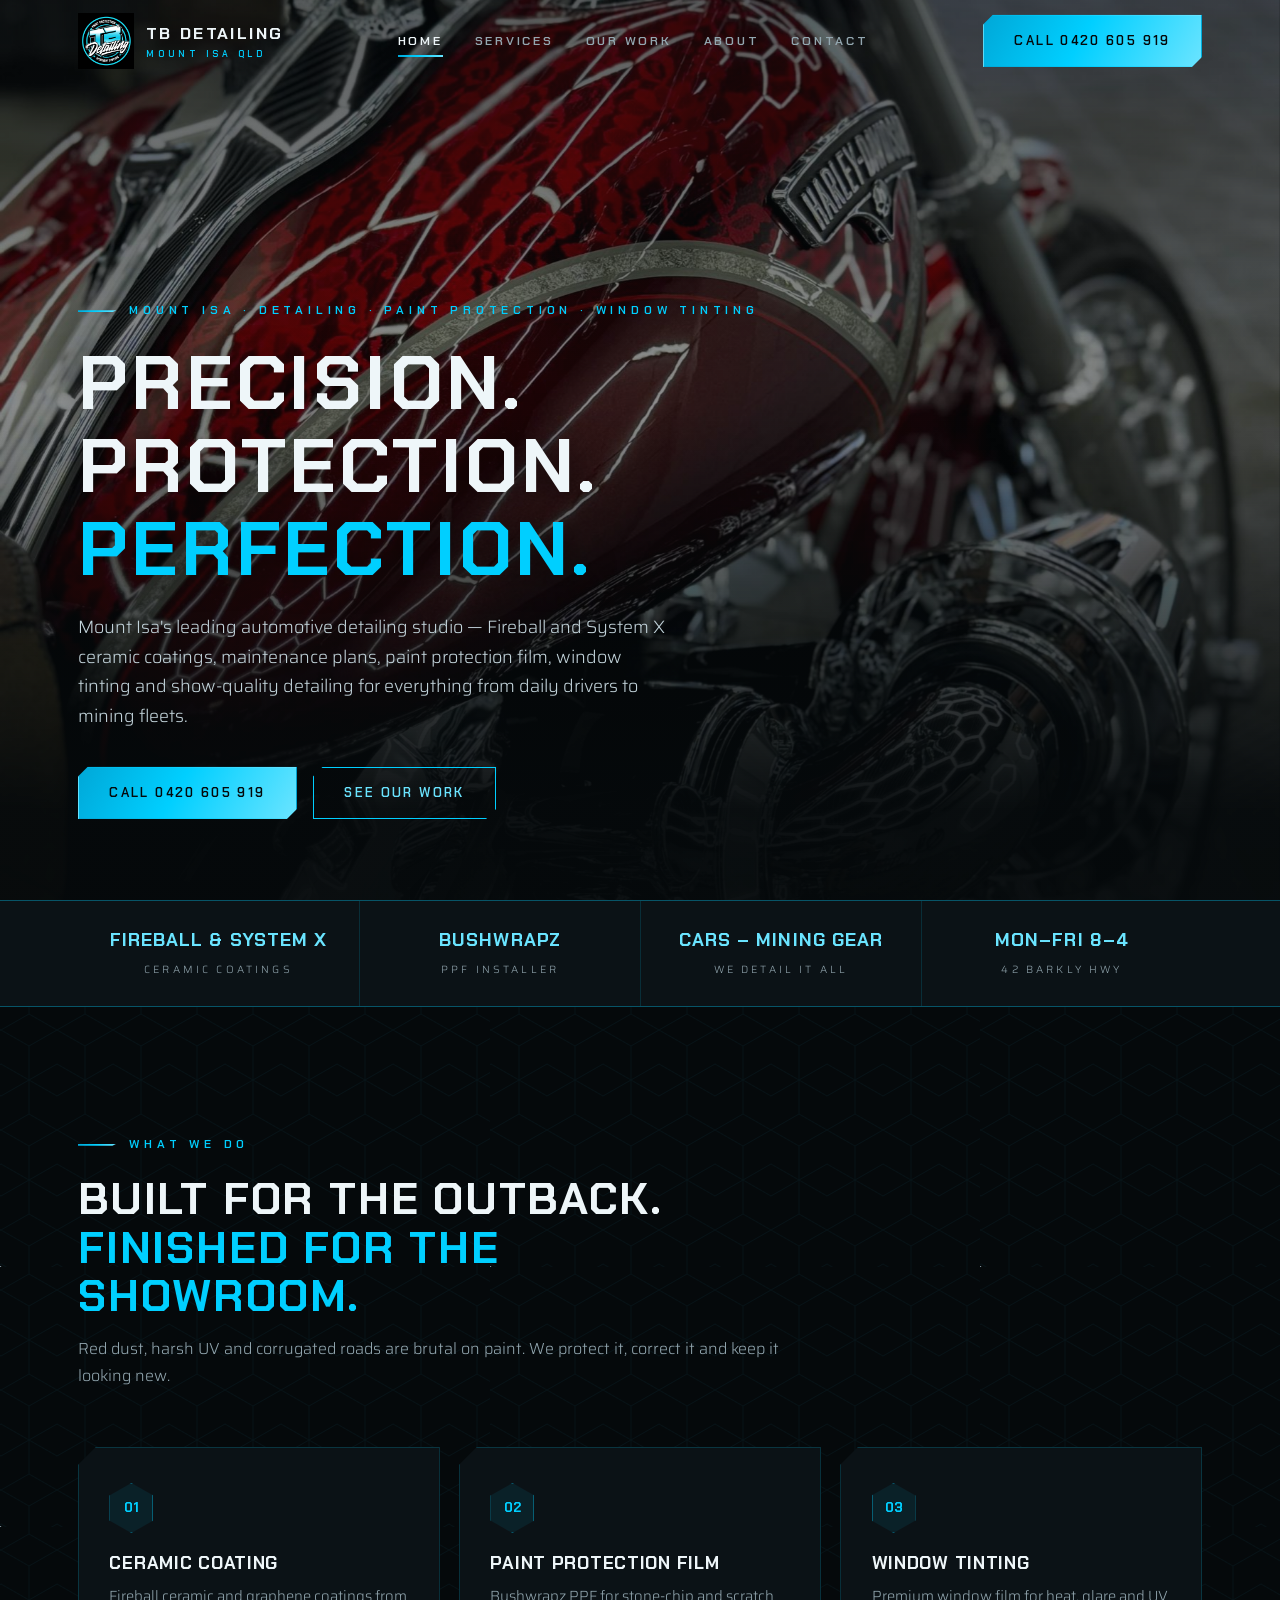
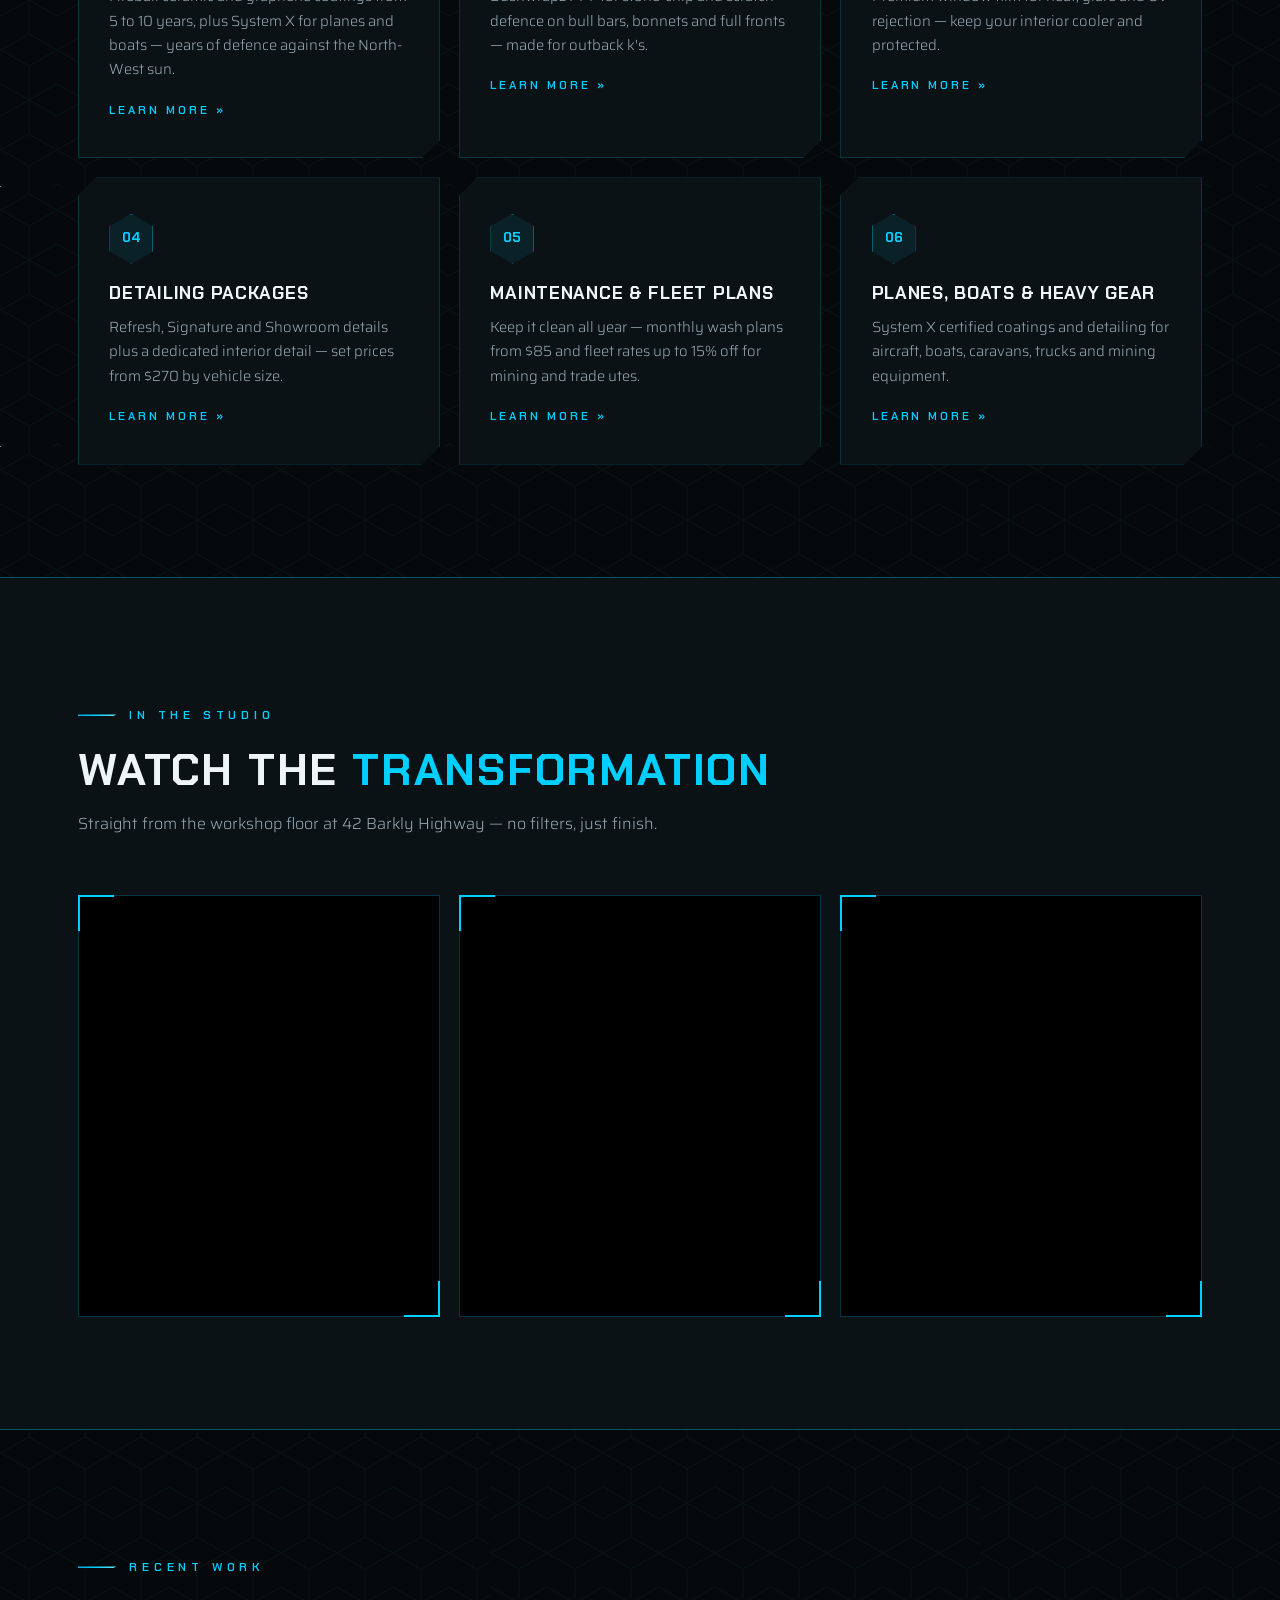
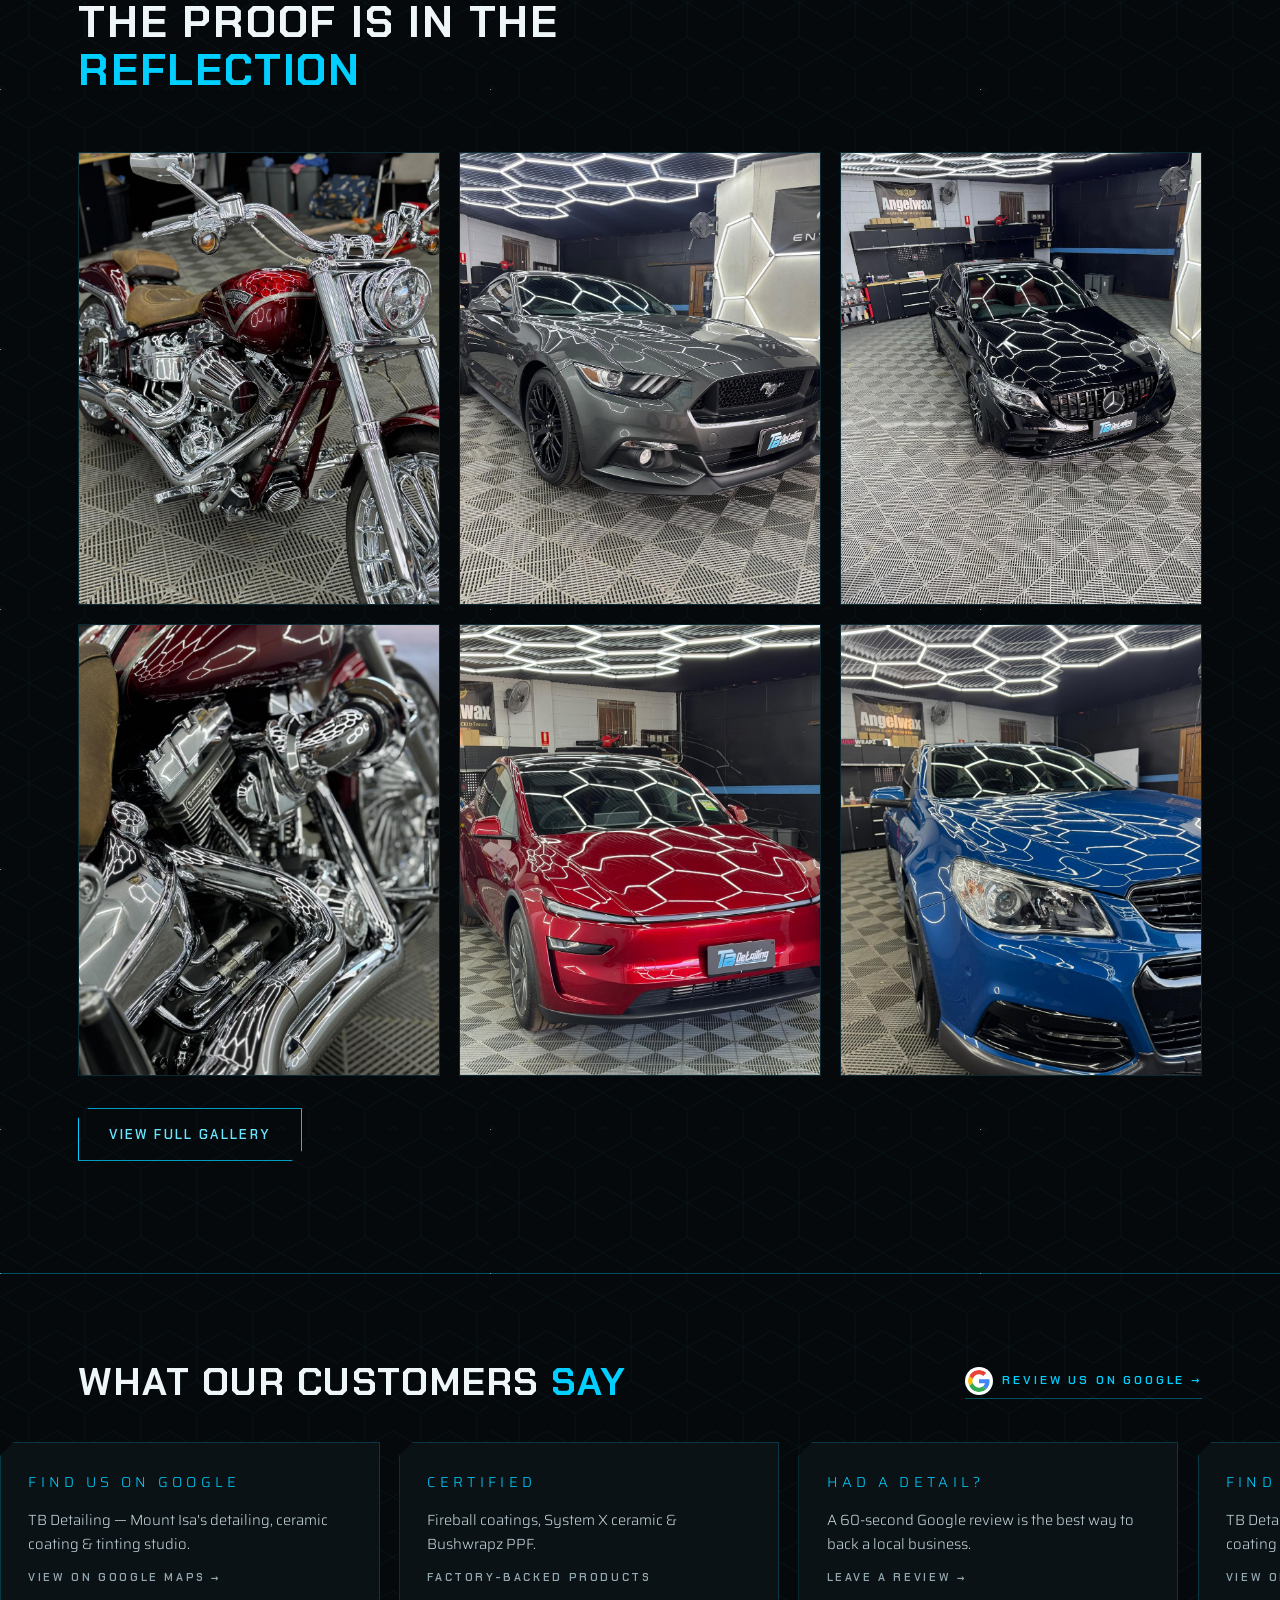
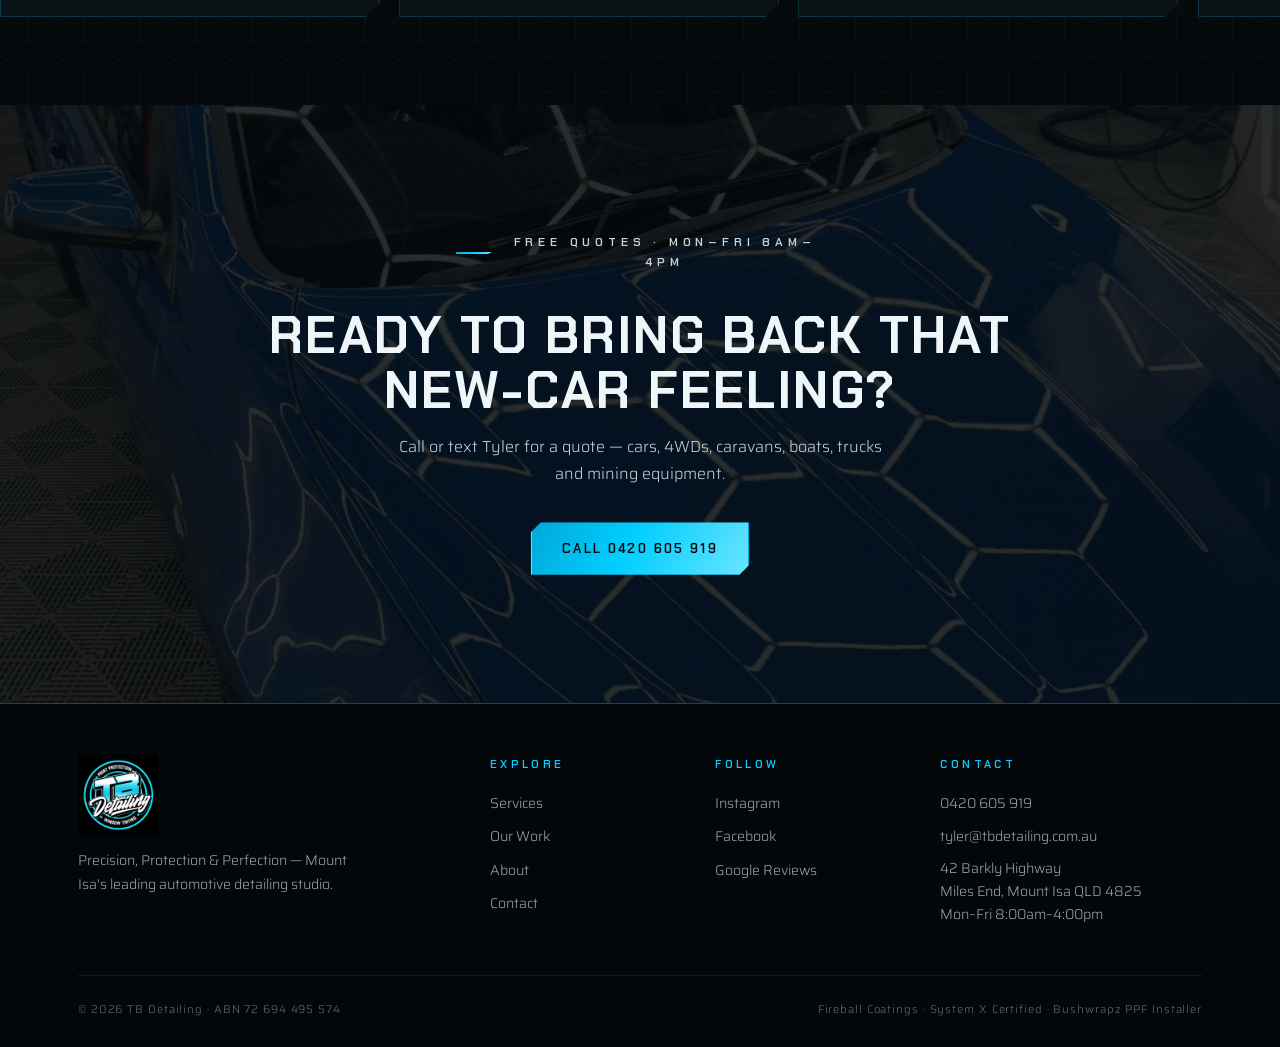
<file: index.html>
<!DOCTYPE html>
<html lang="en-AU">
<head>
<meta charset="UTF-8">
<meta name="viewport" content="width=device-width, initial-scale=1.0">
<title>TB Detailing — Car Detailing, Ceramic Coating &amp; Window Tinting Mount Isa</title>
<meta name="description" content="Mount Isa's leading automotive detailing studio. Detailing packages, Fireball ceramic and graphene coatings, maintenance plans and System X protection for cars, 4WDs, caravans, boats, aircraft and mining equipment. Call 0420 605 919.">
<link rel="icon" type="image/png" href="images/logo.png">
<link rel="preconnect" href="https://fonts.googleapis.com">
<link rel="preconnect" href="https://fonts.gstatic.com" crossorigin>
<link href="https://fonts.googleapis.com/css2?family=Chakra+Petch:wght@600;700&family=Saira:wght@300;400;500&display=swap" rel="stylesheet">
<link rel="stylesheet" href="css/style.css">
<meta property="og:title" content="TB Detailing — Precision, Protection &amp; Perfection">
<meta property="og:description" content="Mount Isa's leading automotive detailing, ceramic coating and window tinting studio.">
<meta property="og:image" content="https://tbdetailing.com.au/images/harley-tank-hero.jpg">
<script type="application/ld+json">
{
  "@context": "https://schema.org",
  "@type": "AutoDetailing",
  "name": "TB Detailing",
  "description": "Automotive detailing, Fireball and System X ceramic coatings, maintenance plans, paint protection film and window tinting in Mount Isa, Queensland.",
  "telephone": "+61420605919",
  "email": "tyler@tbdetailing.com.au",
  "address": { "@type": "PostalAddress", "streetAddress": "42 Barkly Highway", "addressLocality": "Miles End, Mount Isa", "addressRegion": "QLD", "postalCode": "4825", "addressCountry": "AU" },
  "openingHours": "Mo-Fr 08:00-16:00",
  "slogan": "Precision, Protection & Perfection",
  "sameAs": ["https://www.instagram.com/tb.detailing/", "https://www.facebook.com/TBDetailing0/"]
}
</script>
</head>
<body>

<header class="site-header">
  <div class="header-inner">
    <a class="brand" href="index.html">
      <img src="images/logo.png" alt="TB Detailing logo">
      <span class="brand-name">TB Detailing<small>Mount Isa QLD</small></span>
    </a>
    <nav class="nav">
      <a href="index.html" class="active">Home</a>
      <a href="services.html">Services</a>
      <a href="work.html">Our Work</a>
      <a href="about.html">About</a>
      <a href="contact.html">Contact</a>
    </nav>
    <a class="btn solid" href="tel:+61420605919">Call 0420 605 919</a>
    <button class="nav-toggle" aria-label="Menu"><span></span><span></span><span></span></button>
  </div>
</header>

<section class="hero">
  <div class="hero-bg"><img src="images/harley-tank-hero.jpg" alt="Candy red Harley-Davidson tank reflecting hexagonal studio lights at TB Detailing Mount Isa" fetchpriority="high"></div>
  <div class="hero-inner hero-reveal">
    <p class="kicker">Mount Isa · Detailing · Paint Protection · Window Tinting</p>
    <h1>Precision. Protection. <span class="cyan">Perfection.</span></h1>
    <p class="lede">Mount Isa's leading automotive detailing studio — Fireball and System X ceramic coatings, maintenance plans, paint protection film, window tinting and show-quality detailing for everything from daily drivers to mining fleets.</p>
    <div class="hero-ctas">
      <a class="btn solid" href="tel:+61420605919">Call 0420 605 919</a>
      <a class="btn" href="work.html">See Our Work</a>
    </div>
  </div>
</section>

<div class="trust-bar">
  <div class="trust-inner">
    <div class="trust-item"><strong>Fireball &amp; System X</strong><span>Ceramic Coatings</span></div>
    <div class="trust-item"><strong>Bushwrapz</strong><span>PPF Installer</span></div>
    <div class="trust-item"><strong>Cars – Mining Gear</strong><span>We Detail It All</span></div>
    <div class="trust-item"><strong>Mon–Fri 8–4</strong><span>42 Barkly Hwy</span></div>
  </div>
</div>

<section class="section hex-bg">
  <div class="wrap">
    <div class="section-head reveal">
      <p class="kicker">What We Do</p>
      <h2>Built for the outback. <span class="cyan">Finished for the showroom.</span></h2>
      <p>Red dust, harsh UV and corrugated roads are brutal on paint. We protect it, correct it and keep it looking new.</p>
    </div>
    <div class="services-grid">
      <div class="service-card reveal"><span class="hexnum">01</span><h3>Ceramic Coating</h3><p>Fireball ceramic and graphene coatings from 5 to 10 years, plus System X for planes and boats — years of defence against the North-West sun.</p><a class="card-link" href="services.html#protection">Learn more</a></div>
      <div class="service-card reveal"><span class="hexnum">02</span><h3>Paint Protection Film</h3><p>Bushwrapz PPF for stone-chip and scratch defence on bull bars, bonnets and full fronts — made for outback k's.</p><a class="card-link" href="services.html#specialist">Learn more</a></div>
      <div class="service-card reveal"><span class="hexnum">03</span><h3>Window Tinting</h3><p>Premium window film for heat, glare and UV rejection — keep your interior cooler and protected.</p><a class="card-link" href="services.html#specialist">Learn more</a></div>
      <div class="service-card reveal"><span class="hexnum">04</span><h3>Detailing Packages</h3><p>Refresh, Signature and Showroom details plus a dedicated interior detail — set prices from $270 by vehicle size.</p><a class="card-link" href="services.html#detailing">Learn more</a></div>
      <div class="service-card reveal"><span class="hexnum">05</span><h3>Maintenance &amp; Fleet Plans</h3><p>Keep it clean all year — monthly wash plans from $85 and fleet rates up to 15% off for mining and trade utes.</p><a class="card-link" href="services.html#maintenance">Learn more</a></div>
      <div class="service-card reveal"><span class="hexnum">06</span><h3>Planes, Boats &amp; Heavy Gear</h3><p>System X certified coatings and detailing for aircraft, boats, caravans, trucks and mining equipment.</p><a class="card-link" href="services.html#specialist">Learn more</a></div>
    </div>
  </div>
</section>

<section class="section video-section">
  <div class="wrap">
    <div class="section-head reveal">
      <p class="kicker">In The Studio</p>
      <h2>Watch the <span class="cyan">transformation</span></h2>
      <p>Straight from the workshop floor at 42 Barkly Highway — no filters, just finish.</p>
    </div>
    <div class="video-grid">
      <div class="video-frame reveal"><video src="videos/red-hex-1.mp4" muted loop playsinline preload="metadata"></video></div>
      <div class="video-frame reveal"><video src="videos/red-hex-2.mp4" muted loop playsinline preload="metadata"></video></div>
      <div class="video-frame reveal"><video src="videos/detail-1.mp4" muted loop playsinline preload="metadata"></video></div>
    </div>
  </div>
</section>

<section class="section">
  <div class="wrap">
    <div class="section-head reveal">
      <p class="kicker">Recent Work</p>
      <h2>The proof is in the <span class="cyan">reflection</span></h2>
    </div>
    <div class="gallery">
      <figure class="g-item reveal" data-cat="special"><img src="images/harley-chrome.jpg" alt="Candy red Harley-Davidson with mirror chrome under hex studio lights" loading="lazy"><figcaption>Harley-Davidson · Paint &amp; Chrome</figcaption></figure>
      <figure class="g-item reveal" data-cat="cars"><img src="images/mustang-grey-hex.jpg" alt="Grey Ford Mustang GT reflecting hexagonal studio lights" loading="lazy"><figcaption>Mustang GT · Studio Finish</figcaption></figure>
      <figure class="g-item reveal" data-cat="cars"><img src="images/amg-black-hex.jpg" alt="Black Mercedes-AMG with hex light reflections across the bonnet" loading="lazy"><figcaption>Mercedes-AMG · Full Detail</figcaption></figure>
      <figure class="g-item reveal" data-cat="special"><img src="images/harley-engine.jpg" alt="Polished chrome V-twin engine on a Harley-Davidson" loading="lazy"><figcaption>Harley-Davidson · Chrome Detail</figcaption></figure>
      <figure class="g-item reveal" data-cat="cars"><img src="images/tesla-red-hex.jpg" alt="Red Tesla Model Y with deep gloss under hex lighting" loading="lazy"><figcaption>Tesla Model Y · Studio Finish</figcaption></figure>
      <figure class="g-item reveal" data-cat="cars"><img src="images/commodore-ss-hex.jpg" alt="Blue Holden Commodore SS with hexagon reflections in the paint" loading="lazy"><figcaption>Commodore SS · Studio Finish</figcaption></figure>
    </div>
    <p style="margin-top:2rem"><a class="btn" href="work.html">View Full Gallery</a></p>
  </div>
</section>

<section class="reviews-band" id="reviews">
  <div class="band-head">
    <h2>What our customers <span class="cyan">say</span></h2>
    <a class="g-link" href="https://www.google.com/maps/search/TB+Detailing+Mount+Isa" target="_blank" rel="noopener">
      <svg class="g-logo" viewBox="0 0 48 48" width="22" height="22" aria-hidden="true"><path fill="#EA4335" d="M24 9.5c3.54 0 6.71 1.22 9.21 3.6l6.85-6.85C35.9 2.38 30.47 0 24 0 14.62 0 6.51 5.38 2.56 13.22l7.98 6.19C12.43 13.72 17.74 9.5 24 9.5z"/><path fill="#4285F4" d="M46.98 24.55c0-1.57-.15-3.09-.38-4.55H24v9.02h12.94c-.58 2.96-2.26 5.48-4.78 7.18l7.73 6c4.51-4.18 7.09-10.36 7.09-17.65z"/><path fill="#FBBC05" d="M10.53 28.59c-.48-1.45-.76-2.99-.76-4.59s.27-3.14.76-4.59l-7.98-6.19C.92 16.46 0 20.12 0 24c0 3.88.92 7.54 2.56 10.78l7.97-6.19z"/><path fill="#34A853" d="M24 48c6.48 0 11.93-2.13 15.89-5.81l-7.73-6c-2.15 1.45-4.92 2.3-8.16 2.3-6.26 0-11.57-4.22-13.47-9.91l-7.98 6.19C6.51 42.62 14.62 48 24 48z"/></svg>
      Review us on Google →
    </a>
  </div>
  <div class="marquee">
    <!-- Populate with real Google review quotes as they come in: copy a .review-card block per review. -->
    <blockquote class="review-card"><div class="stars">FIND US ON GOOGLE</div><p>TB Detailing — Mount Isa's detailing, ceramic coating &amp; tinting studio.</p><cite><a href="https://www.google.com/maps/search/TB+Detailing+Mount+Isa" target="_blank" rel="noopener">View on Google Maps →</a></cite></blockquote>
    <blockquote class="review-card"><div class="stars">CERTIFIED</div><p>Fireball coatings, System X ceramic &amp; Bushwrapz PPF.</p><cite>Factory-backed products</cite></blockquote>
    <blockquote class="review-card"><div class="stars">HAD A DETAIL?</div><p>A 60-second Google review is the best way to back a local business.</p><cite><a href="https://www.google.com/maps/search/TB+Detailing+Mount+Isa" target="_blank" rel="noopener">Leave a review →</a></cite></blockquote>
  </div>
</section>

<section class="cta-band">
  <div class="bg"><img src="images/commodore-ss-bonnet.jpg" alt="" loading="lazy"></div>
  <div class="reveal">
    <p class="kicker" style="justify-content:center">Free Quotes · Mon–Fri 8am–4pm</p>
    <h2>Ready to bring back that new-car feeling?</h2>
    <p>Call or text Tyler for a quote — cars, 4WDs, caravans, boats, trucks and mining equipment.</p>
    <a class="btn solid" href="tel:+61420605919">Call 0420 605 919</a>
  </div>
</section>

<footer class="site-footer">
  <div class="wrap">
    <div class="footer-grid">
      <div class="footer-brand">
        <img src="images/logo.png" alt="TB Detailing logo">
        <p>Precision, Protection &amp; Perfection — Mount Isa's leading automotive detailing studio.</p>
      </div>
      <div>
        <h4>Explore</h4>
        <ul>
          <li><a href="services.html">Services</a></li>
          <li><a href="work.html">Our Work</a></li>
          <li><a href="about.html">About</a></li>
          <li><a href="contact.html">Contact</a></li>
        </ul>
      </div>
      <div>
        <h4>Follow</h4>
        <ul>
          <li><a href="https://www.instagram.com/tb.detailing/" target="_blank" rel="noopener">Instagram</a></li>
          <li><a href="https://www.facebook.com/TBDetailing0/" target="_blank" rel="noopener">Facebook</a></li>
          <li><a href="https://www.google.com/search?q=TB+Detailing+Mount+Isa+reviews" target="_blank" rel="noopener">Google Reviews</a></li>
        </ul>
      </div>
      <div>
        <h4>Contact</h4>
        <ul>
          <li><a href="tel:+61420605919">0420 605 919</a></li>
          <li><a href="mailto:tyler@tbdetailing.com.au">tyler@tbdetailing.com.au</a></li>
          <li><p>42 Barkly Highway<br>Miles End, Mount Isa QLD 4825<br>Mon–Fri 8:00am–4:00pm</p></li>
        </ul>
      </div>
    </div>
    <div class="footer-legal">
      <span>© 2026 TB Detailing · ABN 72 694 495 574</span>
      <span>Fireball Coatings · System X Certified · Bushwrapz PPF Installer</span>
    </div>
  </div>
</footer>

<a class="call-fab" href="tel:+61420605919">✆ Call Tyler</a>
<script src="js/main.js"></script>
</body>
</html>
</file>
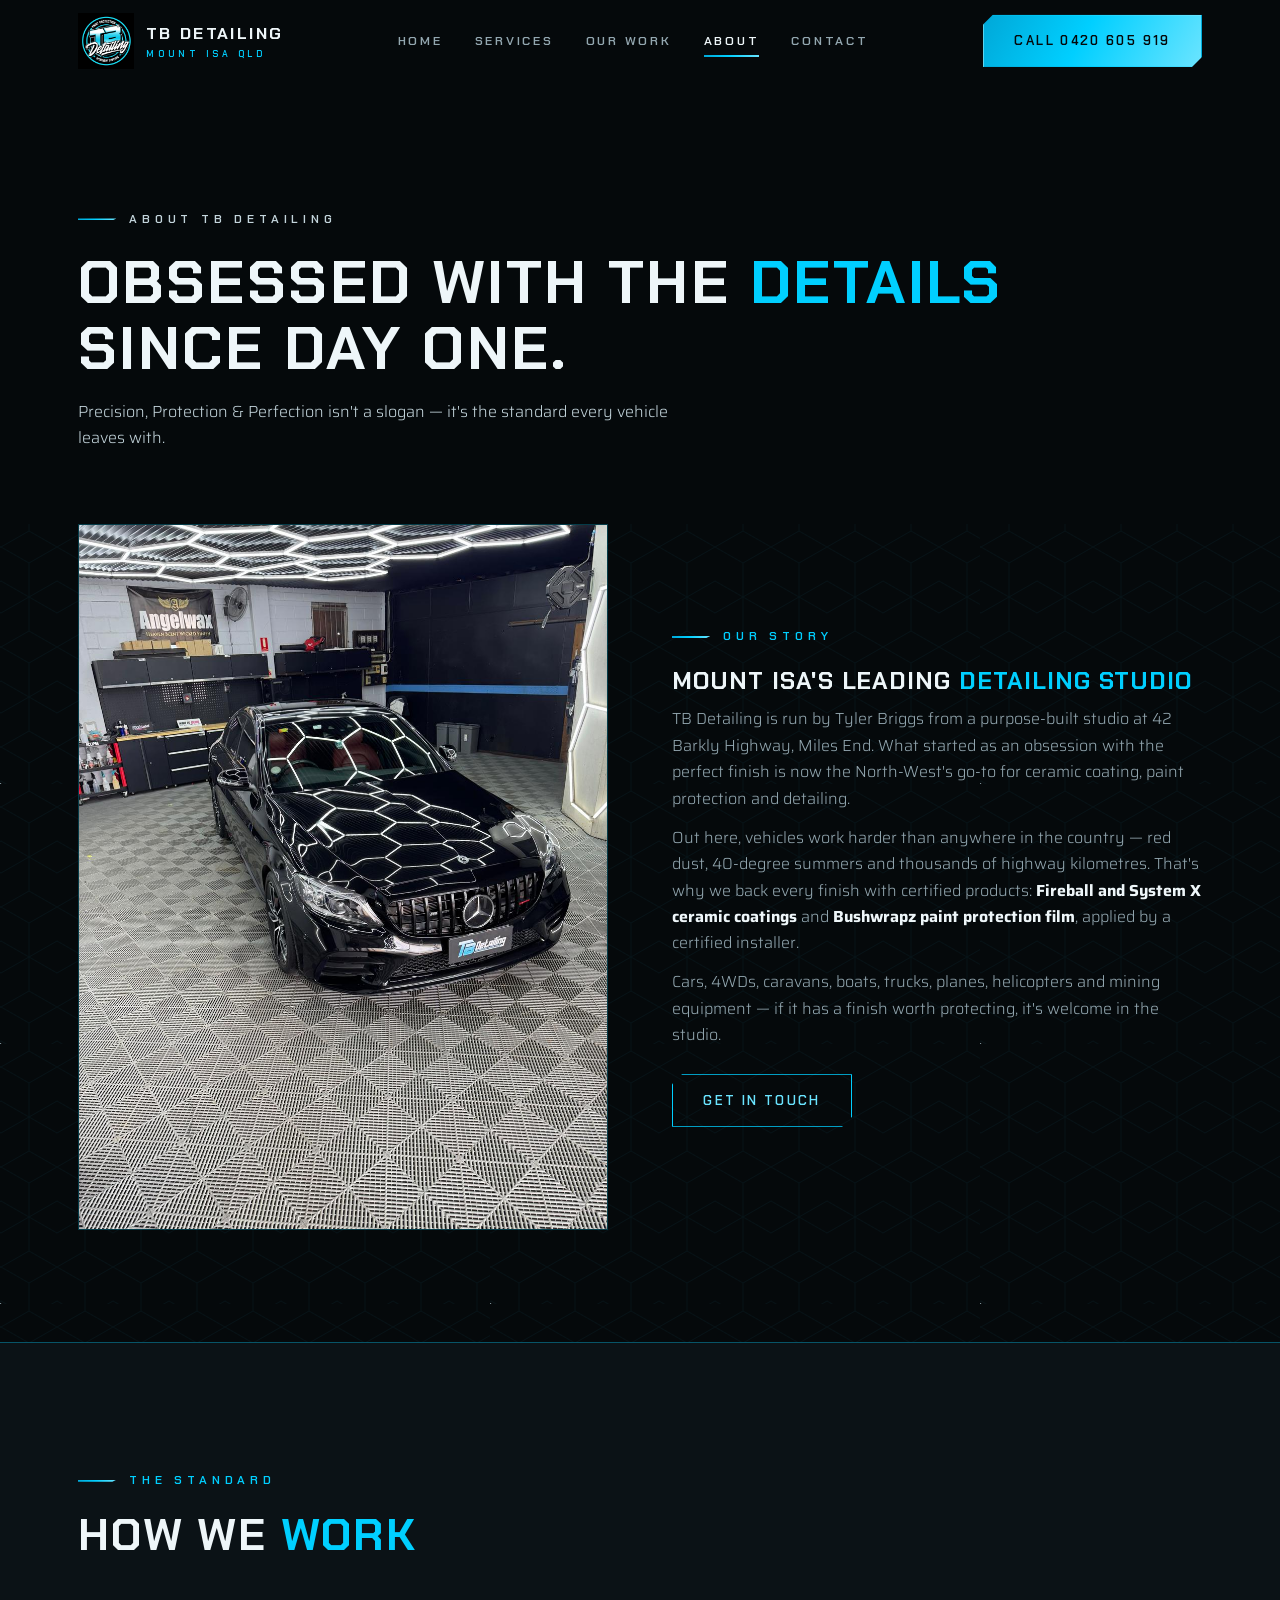
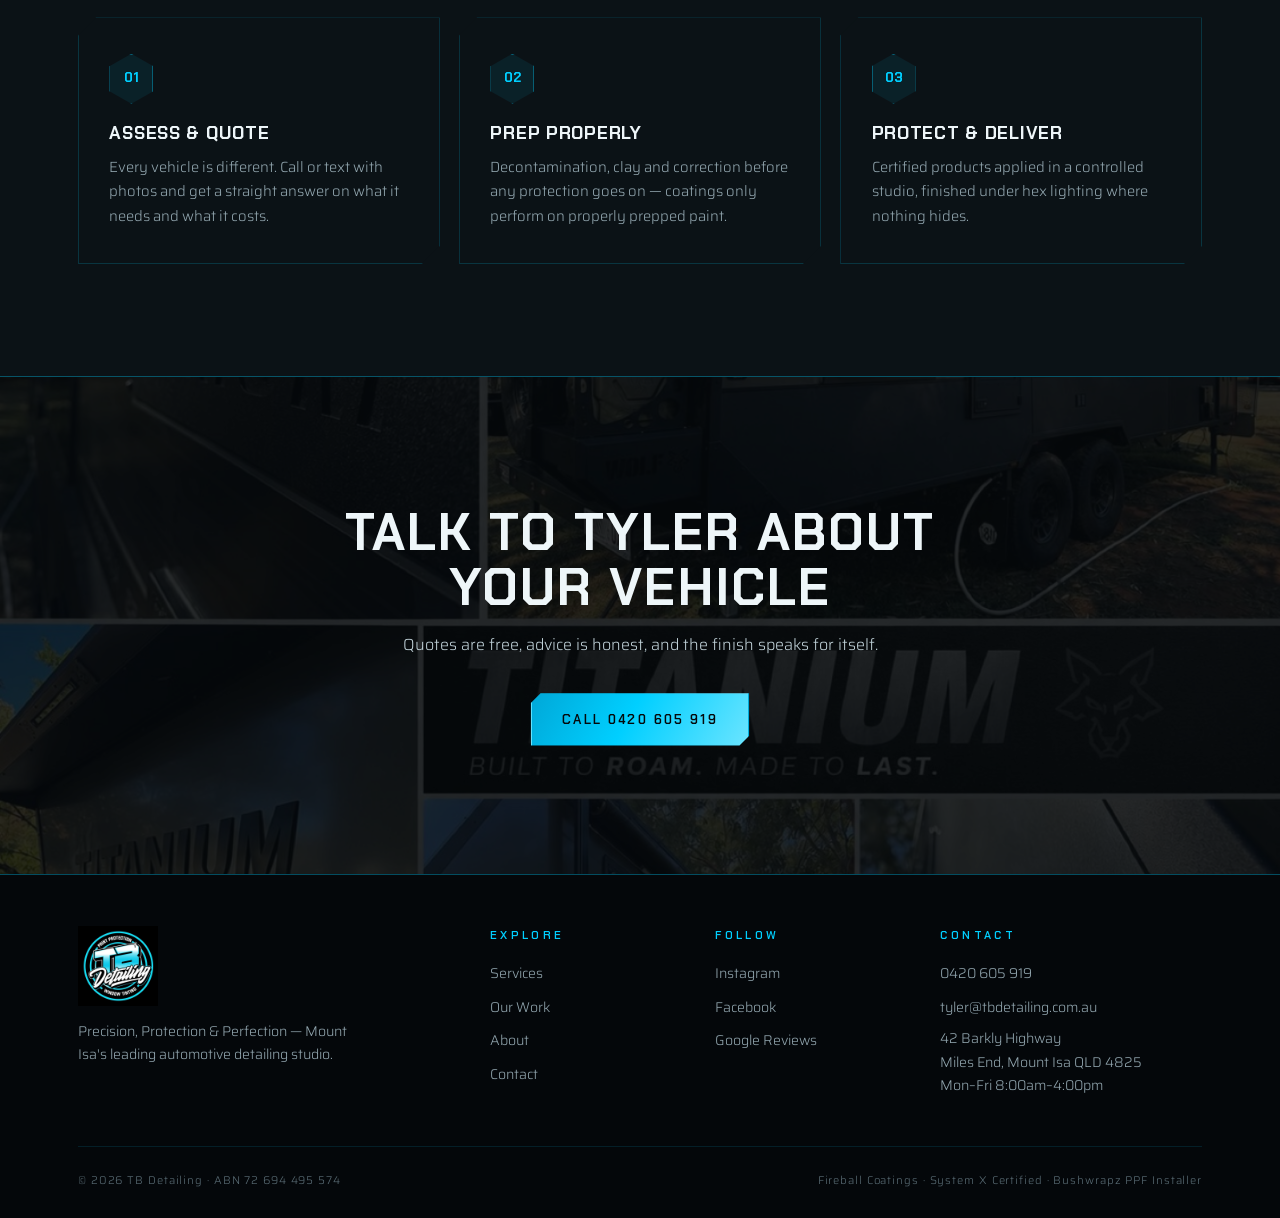
<file: about.html>
<!DOCTYPE html>
<html lang="en-AU">
<head>
<meta charset="UTF-8">
<meta name="viewport" content="width=device-width, initial-scale=1.0">
<title>About — TB Detailing | Mount Isa's Detailing Studio</title>
<meta name="description" content="Meet Tyler Briggs and TB Detailing — Mount Isa's Fireball, System X and Bushwrapz detailing studio at 42 Barkly Highway.">
<link rel="icon" type="image/png" href="images/logo.png">
<link rel="preconnect" href="https://fonts.googleapis.com">
<link rel="preconnect" href="https://fonts.gstatic.com" crossorigin>
<link href="https://fonts.googleapis.com/css2?family=Chakra+Petch:wght@600;700&family=Saira:wght@300;400;500&display=swap" rel="stylesheet">
<link rel="stylesheet" href="css/style.css">
</head>
<body>

<header class="site-header">
  <div class="header-inner">
    <a class="brand" href="index.html">
      <img src="images/logo.png" alt="TB Detailing logo">
      <span class="brand-name">TB Detailing<small>Mount Isa QLD</small></span>
    </a>
    <nav class="nav">
      <a href="index.html">Home</a>
      <a href="services.html">Services</a>
      <a href="work.html">Our Work</a>
      <a href="about.html" class="active">About</a>
      <a href="contact.html">Contact</a>
    </nav>
    <a class="btn solid" href="tel:+61420605919">Call 0420 605 919</a>
    <button class="nav-toggle" aria-label="Menu"><span></span><span></span><span></span></button>
  </div>
</header>

<section class="page-hero">
  <div class="wrap">
    <p class="kicker">About TB Detailing</p>
    <h1>Obsessed with the <span class="cyan">details</span> since day one.</h1>
    <p>Precision, Protection &amp; Perfection isn't a slogan — it's the standard every vehicle leaves with.</p>
  </div>
</section>

<section class="section hex-bg" style="padding-top:0">
  <div class="wrap split" style="align-items:center">
    <div class="reveal"><img src="images/amg-black-hex.jpg" alt="Black Mercedes-AMG under the hex lights in the TB Detailing studio" style="border:1px solid rgba(0,207,255,0.25)" loading="lazy"></div>
    <div class="reveal">
      <p class="kicker">Our Story</p>
      <h2>Mount Isa's leading <span class="cyan">detailing studio</span></h2>
      <p style="margin-top:0.8rem">TB Detailing is run by Tyler Briggs from a purpose-built studio at 42 Barkly Highway, Miles End. What started as an obsession with the perfect finish is now the North-West's go-to for ceramic coating, paint protection and detailing.</p>
      <p style="margin-top:0.8rem">Out here, vehicles work harder than anywhere in the country — red dust, 40-degree summers and thousands of highway kilometres. That's why we back every finish with certified products: <strong style="color:var(--white)">Fireball and System X ceramic coatings</strong> and <strong style="color:var(--white)">Bushwrapz paint protection film</strong>, applied by a certified installer.</p>
      <p style="margin-top:0.8rem">Cars, 4WDs, caravans, boats, trucks, planes, helicopters and mining equipment — if it has a finish worth protecting, it's welcome in the studio.</p>
      <a class="btn" href="contact.html" style="margin-top:1.6rem">Get In Touch</a>
    </div>
  </div>
</section>

<section class="section video-section">
  <div class="wrap">
    <div class="section-head reveal">
      <p class="kicker">The Standard</p>
      <h2>How we <span class="cyan">work</span></h2>
    </div>
    <div class="services-grid" style="grid-template-columns:repeat(3,1fr)">
      <div class="service-card reveal"><span class="hexnum">01</span><h3>Assess &amp; Quote</h3><p>Every vehicle is different. Call or text with photos and get a straight answer on what it needs and what it costs.</p></div>
      <div class="service-card reveal"><span class="hexnum">02</span><h3>Prep Properly</h3><p>Decontamination, clay and correction before any protection goes on — coatings only perform on properly prepped paint.</p></div>
      <div class="service-card reveal"><span class="hexnum">03</span><h3>Protect &amp; Deliver</h3><p>Certified products applied in a controlled studio, finished under hex lighting where nothing hides.</p></div>
    </div>
  </div>
</section>

<section class="cta-band">
  <div class="bg"><img src="images/titanium-caravan.jpg" alt="" loading="lazy"></div>
  <div class="reveal">
    <h2>Talk to Tyler about your vehicle</h2>
    <p>Quotes are free, advice is honest, and the finish speaks for itself.</p>
    <a class="btn solid" href="tel:+61420605919">Call 0420 605 919</a>
  </div>
</section>

<footer class="site-footer">
  <div class="wrap">
    <div class="footer-grid">
      <div class="footer-brand">
        <img src="images/logo.png" alt="TB Detailing logo">
        <p>Precision, Protection &amp; Perfection — Mount Isa's leading automotive detailing studio.</p>
      </div>
      <div>
        <h4>Explore</h4>
        <ul>
          <li><a href="services.html">Services</a></li>
          <li><a href="work.html">Our Work</a></li>
          <li><a href="about.html">About</a></li>
          <li><a href="contact.html">Contact</a></li>
        </ul>
      </div>
      <div>
        <h4>Follow</h4>
        <ul>
          <li><a href="https://www.instagram.com/tb.detailing/" target="_blank" rel="noopener">Instagram</a></li>
          <li><a href="https://www.facebook.com/TBDetailing0/" target="_blank" rel="noopener">Facebook</a></li>
          <li><a href="https://www.google.com/search?q=TB+Detailing+Mount+Isa+reviews" target="_blank" rel="noopener">Google Reviews</a></li>
        </ul>
      </div>
      <div>
        <h4>Contact</h4>
        <ul>
          <li><a href="tel:+61420605919">0420 605 919</a></li>
          <li><a href="mailto:tyler@tbdetailing.com.au">tyler@tbdetailing.com.au</a></li>
          <li><p>42 Barkly Highway<br>Miles End, Mount Isa QLD 4825<br>Mon–Fri 8:00am–4:00pm</p></li>
        </ul>
      </div>
    </div>
    <div class="footer-legal">
      <span>© 2026 TB Detailing · ABN 72 694 495 574</span>
      <span>Fireball Coatings · System X Certified · Bushwrapz PPF Installer</span>
    </div>
  </div>
</footer>

<a class="call-fab" href="tel:+61420605919">✆ Call Tyler</a>
<script src="js/main.js"></script>
</body>
</html>
</file>
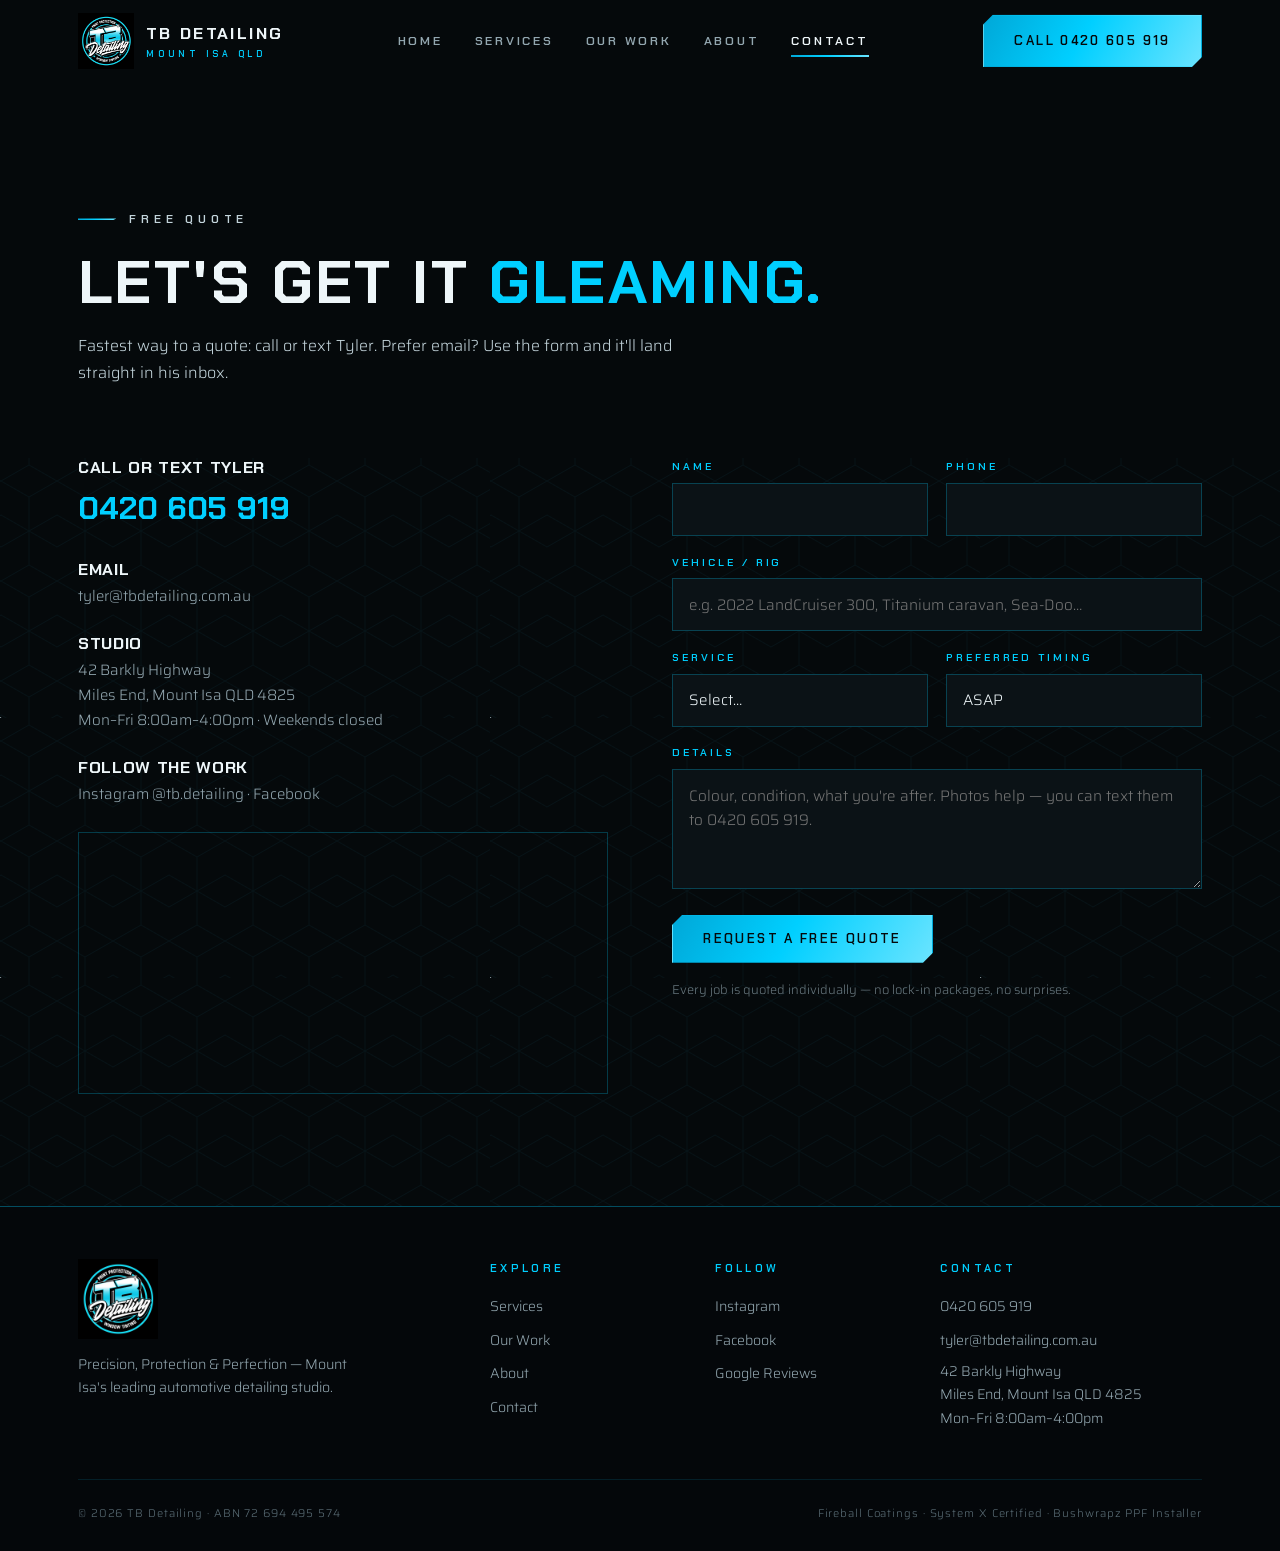
<file: contact.html>
<!DOCTYPE html>
<html lang="en-AU">
<head>
<meta charset="UTF-8">
<meta name="viewport" content="width=device-width, initial-scale=1.0">
<title>Contact — TB Detailing | Free Quotes Mount Isa</title>
<meta name="description" content="Call TB Detailing on 0420 605 919 for a free detailing, ceramic coating or window tinting quote. 42 Barkly Highway, Miles End, Mount Isa QLD.">
<link rel="icon" type="image/png" href="images/logo.png">
<link rel="preconnect" href="https://fonts.googleapis.com">
<link rel="preconnect" href="https://fonts.gstatic.com" crossorigin>
<link href="https://fonts.googleapis.com/css2?family=Chakra+Petch:wght@600;700&family=Saira:wght@300;400;500&display=swap" rel="stylesheet">
<link rel="stylesheet" href="css/style.css">
</head>
<body>

<header class="site-header">
  <div class="header-inner">
    <a class="brand" href="index.html">
      <img src="images/logo.png" alt="TB Detailing logo">
      <span class="brand-name">TB Detailing<small>Mount Isa QLD</small></span>
    </a>
    <nav class="nav">
      <a href="index.html">Home</a>
      <a href="services.html">Services</a>
      <a href="work.html">Our Work</a>
      <a href="about.html">About</a>
      <a href="contact.html" class="active">Contact</a>
    </nav>
    <a class="btn solid" href="tel:+61420605919">Call 0420 605 919</a>
    <button class="nav-toggle" aria-label="Menu"><span></span><span></span><span></span></button>
  </div>
</header>

<section class="page-hero">
  <div class="wrap">
    <p class="kicker">Free Quote</p>
    <h1>Let's get it <span class="cyan">gleaming.</span></h1>
    <p>Fastest way to a quote: call or text Tyler. Prefer email? Use the form and it'll land straight in his inbox.</p>
  </div>
</section>

<section class="section hex-bg" style="padding-top:0">
  <div class="wrap split">
    <div class="contact-info reveal">
      <h3>Call or text Tyler</h3>
      <a class="big" href="tel:+61420605919">0420 605 919</a>
      <h3>Email</h3>
      <p><a href="mailto:tyler@tbdetailing.com.au">tyler@tbdetailing.com.au</a></p>
      <h3>Studio</h3>
      <p>42 Barkly Highway<br>Miles End, Mount Isa QLD 4825<br>Mon–Fri 8:00am–4:00pm · Weekends closed</p>
      <h3>Follow the work</h3>
      <p><a href="https://www.instagram.com/tb.detailing/" target="_blank" rel="noopener">Instagram @tb.detailing</a> · <a href="https://www.facebook.com/TBDetailing0/" target="_blank" rel="noopener">Facebook</a></p>
      <div class="map-frame"><iframe title="Map — 42 Barkly Highway, Miles End, Mount Isa" src="https://www.google.com/maps?q=42+Barkly+Highway,+Miles+End+QLD+4825&output=embed" loading="lazy" referrerpolicy="no-referrer-when-downgrade"></iframe></div>
    </div>
    <div class="reveal">
      <form id="quote-form" class="form-grid">
        <div class="field"><label for="f-name">Name</label><input id="f-name" name="name" type="text" required autocomplete="name"></div>
        <div class="field"><label for="f-phone">Phone</label><input id="f-phone" name="phone" type="tel" required autocomplete="tel"></div>
        <div class="field full"><label for="f-vehicle">Vehicle / Rig</label><input id="f-vehicle" name="vehicle" type="text" placeholder="e.g. 2022 LandCruiser 300, Titanium caravan, Sea-Doo…" required></div>
        <div class="field"><label for="f-service">Service</label>
          <select id="f-service" name="service" required>
            <option value="">Select…</option>
            <option>Detailing package</option>
            <option>Ceramic coating (Fireball)</option>
            <option>Maintenance plan / fleet</option>
            <option>System X (plane, boat, caravan, machinery)</option>
            <option>Paint protection film (Bushwrapz)</option>
            <option>Window tinting</option>
            <option>Paint correction</option>
            <option>Caravan / boat</option>
            <option>Truck / aircraft / mining equipment</option>
            <option>Not sure — need advice</option>
          </select>
        </div>
        <div class="field"><label for="f-timing">Preferred Timing</label>
          <select id="f-timing" name="timing">
            <option>ASAP</option>
            <option>This month</option>
            <option>Next few months</option>
            <option>Just pricing it up</option>
          </select>
        </div>
        <div class="field full"><label for="f-details">Details</label><textarea id="f-details" name="details" placeholder="Colour, condition, what you're after. Photos help — you can text them to 0420 605 919."></textarea></div>
        <div class="full"><button type="submit" class="btn solid">Request A Free Quote</button>
        <p class="form-note">Every job is quoted individually — no lock-in packages, no surprises.</p></div>
      </form>
    </div>
  </div>
</section>

<footer class="site-footer">
  <div class="wrap">
    <div class="footer-grid">
      <div class="footer-brand">
        <img src="images/logo.png" alt="TB Detailing logo">
        <p>Precision, Protection &amp; Perfection — Mount Isa's leading automotive detailing studio.</p>
      </div>
      <div>
        <h4>Explore</h4>
        <ul>
          <li><a href="services.html">Services</a></li>
          <li><a href="work.html">Our Work</a></li>
          <li><a href="about.html">About</a></li>
          <li><a href="contact.html">Contact</a></li>
        </ul>
      </div>
      <div>
        <h4>Follow</h4>
        <ul>
          <li><a href="https://www.instagram.com/tb.detailing/" target="_blank" rel="noopener">Instagram</a></li>
          <li><a href="https://www.facebook.com/TBDetailing0/" target="_blank" rel="noopener">Facebook</a></li>
          <li><a href="https://www.google.com/search?q=TB+Detailing+Mount+Isa+reviews" target="_blank" rel="noopener">Google Reviews</a></li>
        </ul>
      </div>
      <div>
        <h4>Contact</h4>
        <ul>
          <li><a href="tel:+61420605919">0420 605 919</a></li>
          <li><a href="mailto:tyler@tbdetailing.com.au">tyler@tbdetailing.com.au</a></li>
          <li><p>42 Barkly Highway<br>Miles End, Mount Isa QLD 4825<br>Mon–Fri 8:00am–4:00pm</p></li>
        </ul>
      </div>
    </div>
    <div class="footer-legal">
      <span>© 2026 TB Detailing · ABN 72 694 495 574</span>
      <span>Fireball Coatings · System X Certified · Bushwrapz PPF Installer</span>
    </div>
  </div>
</footer>

<a class="call-fab" href="tel:+61420605919">✆ Call Tyler</a>
<script src="js/main.js"></script>
</body>
</html>
</file>
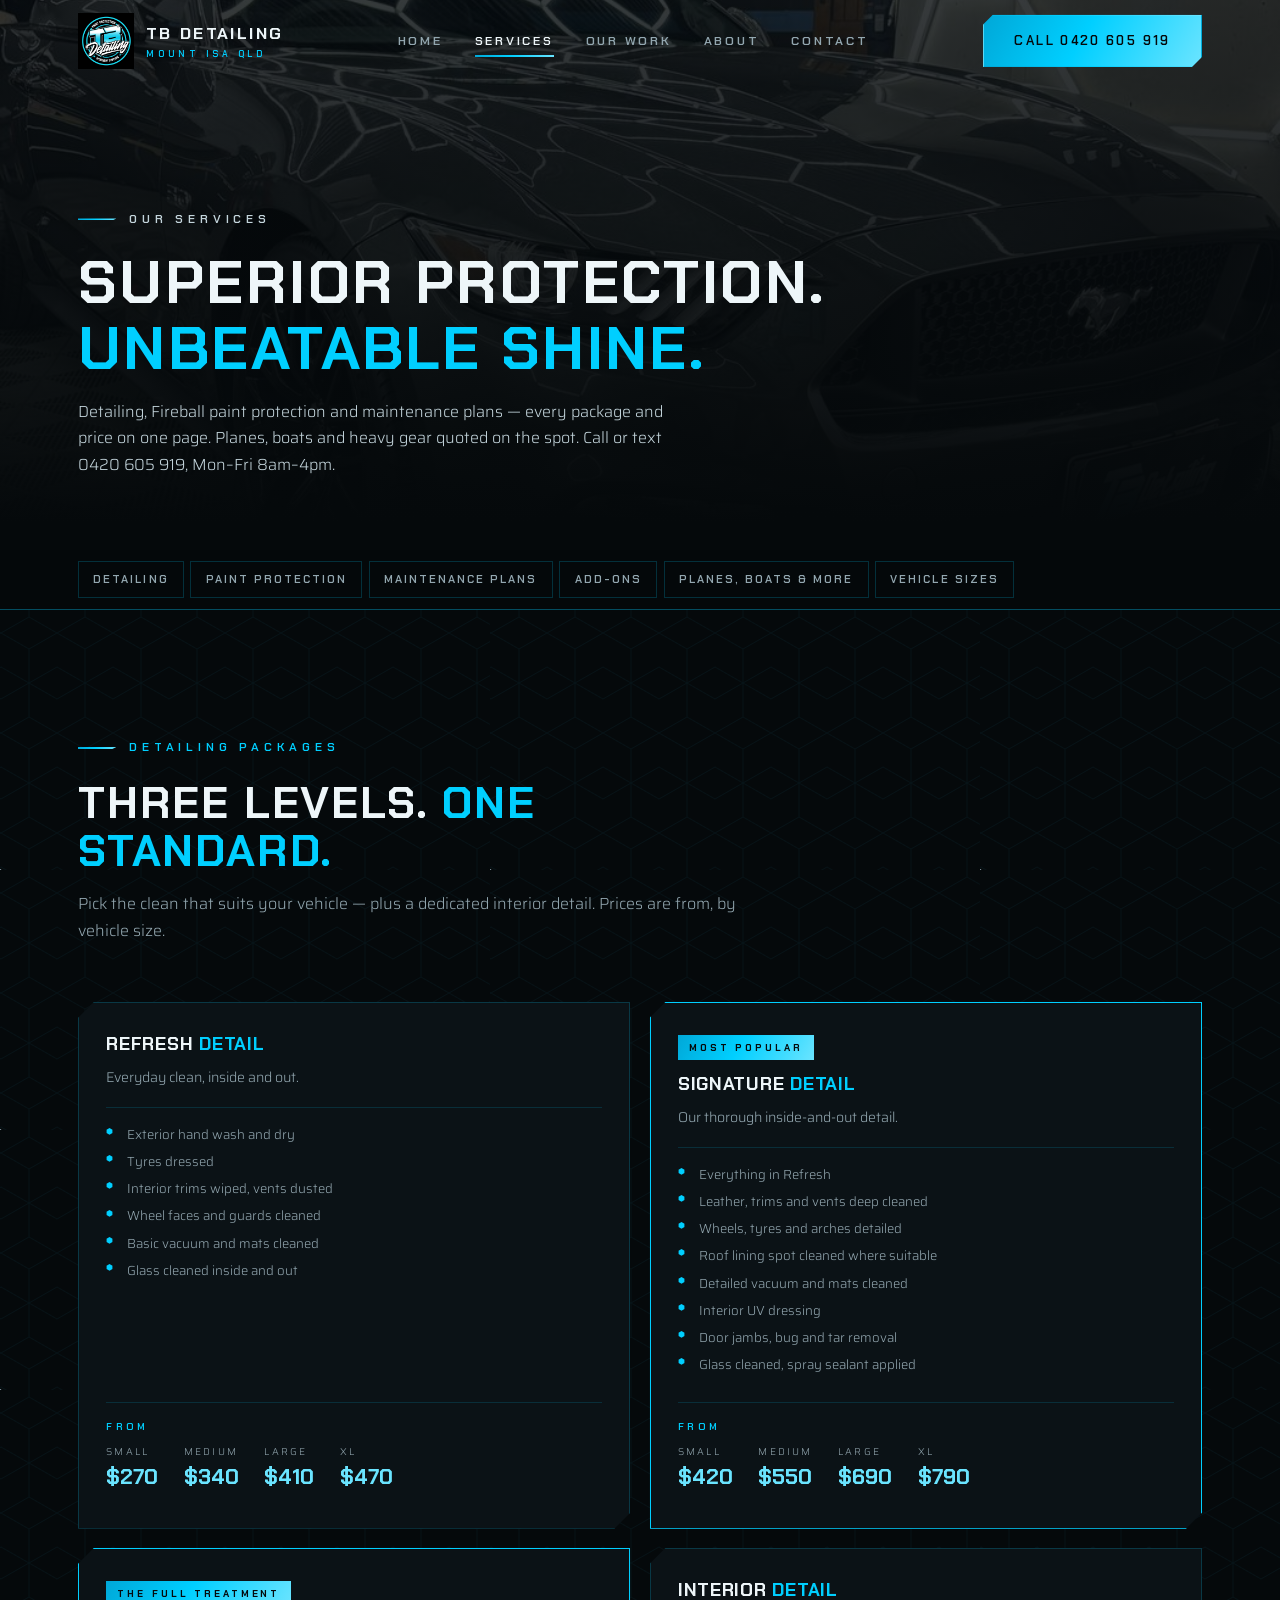
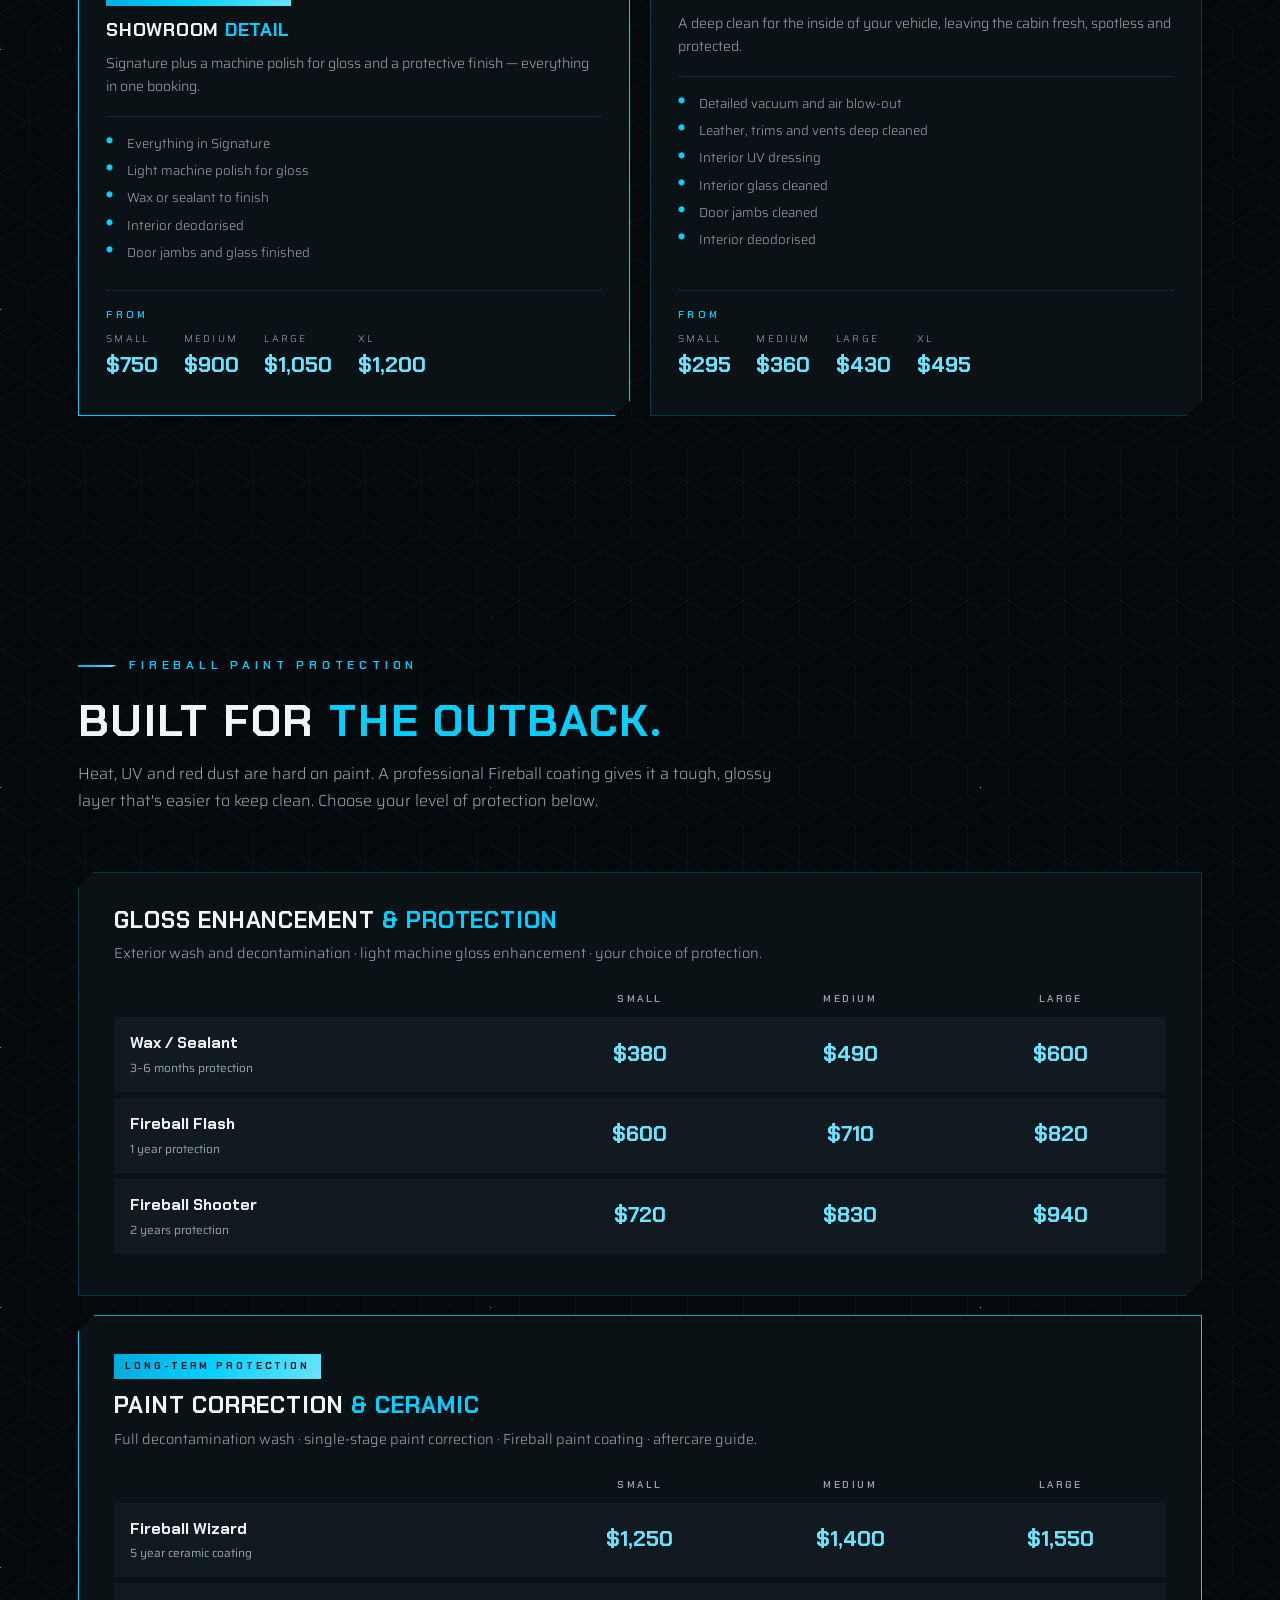
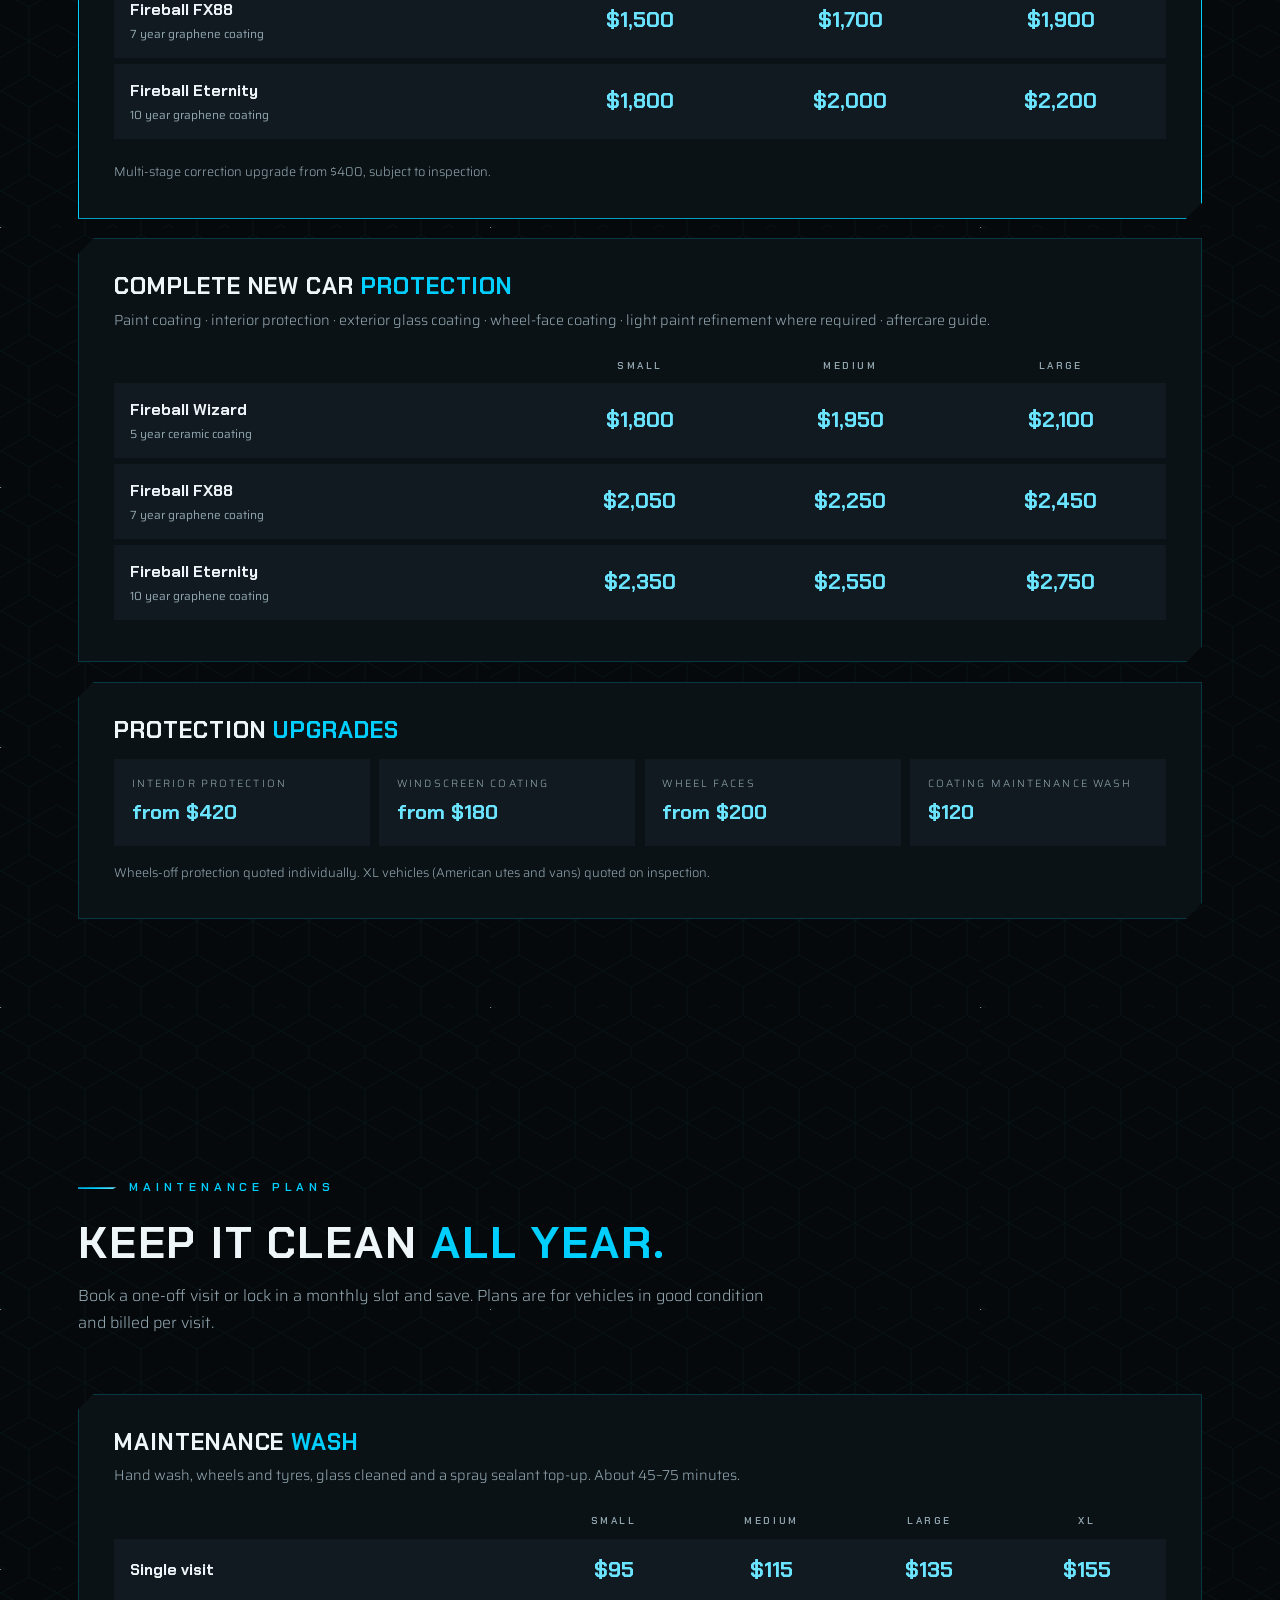
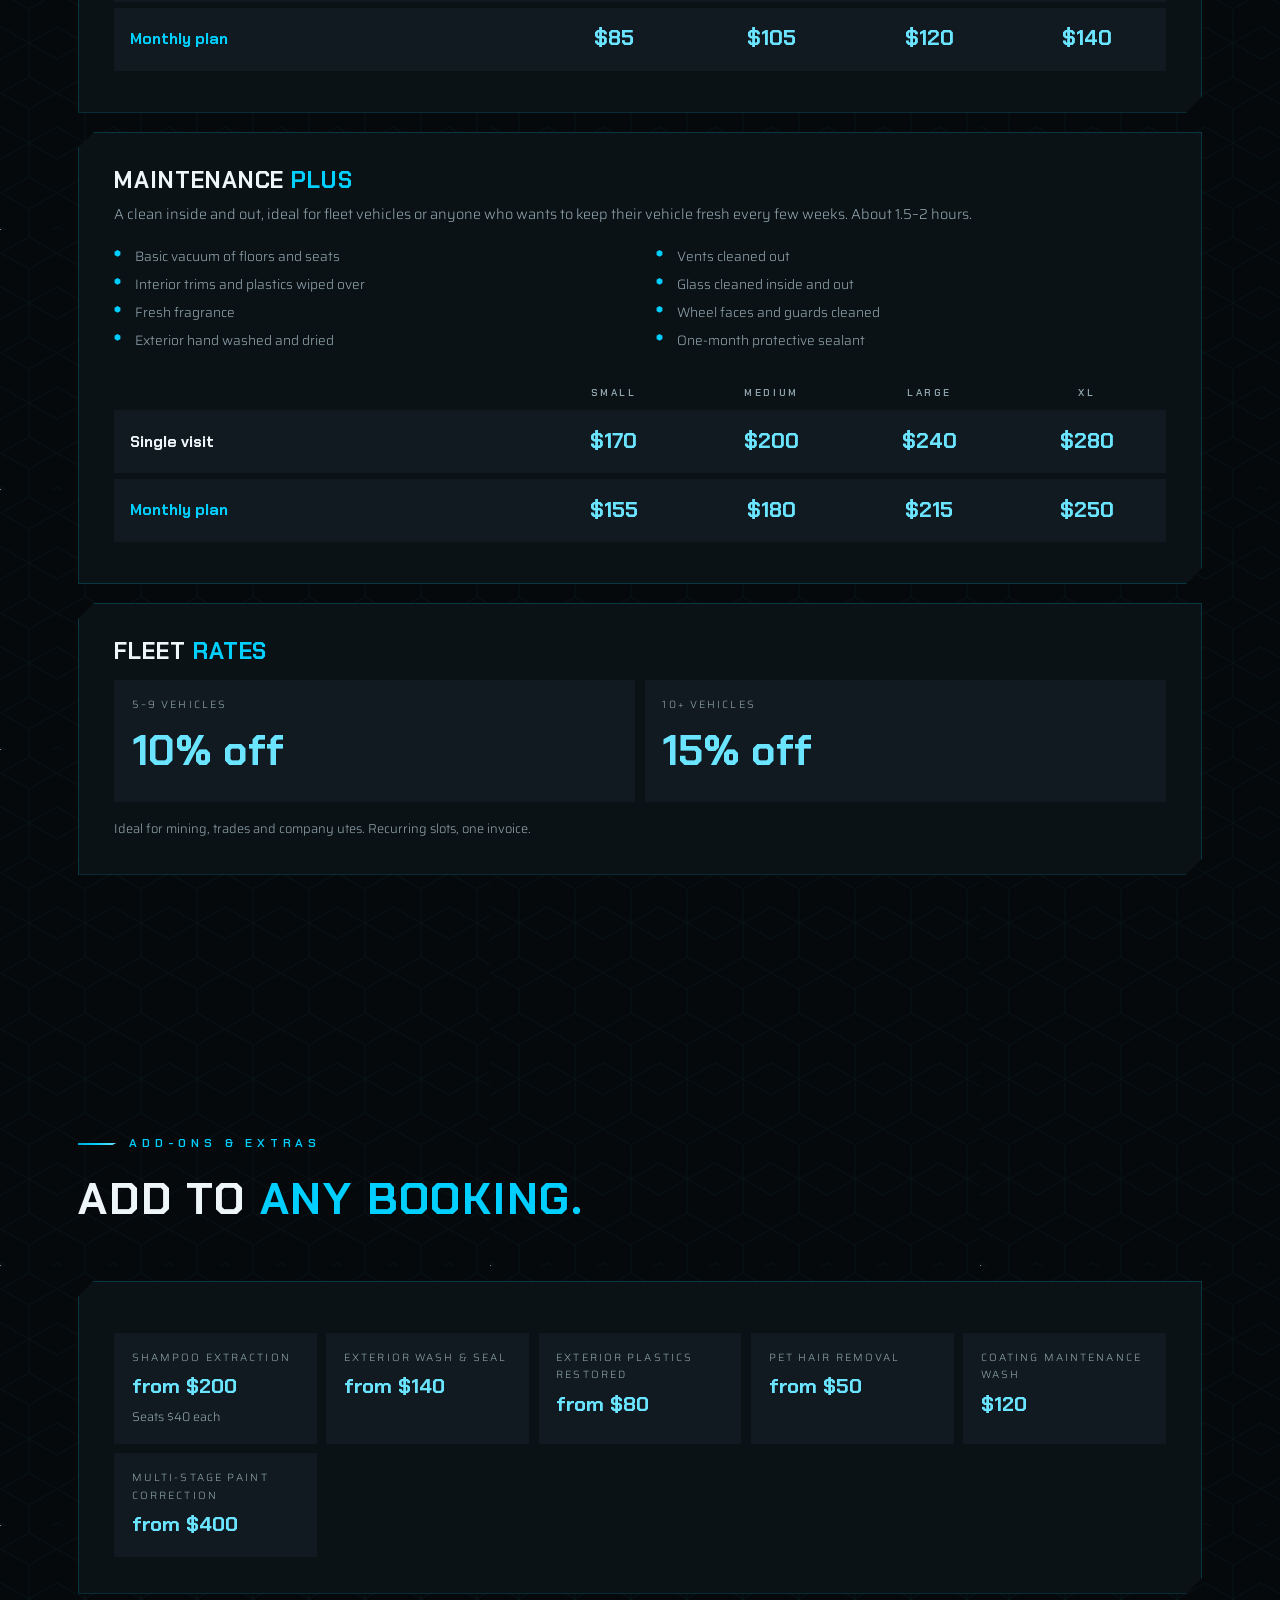
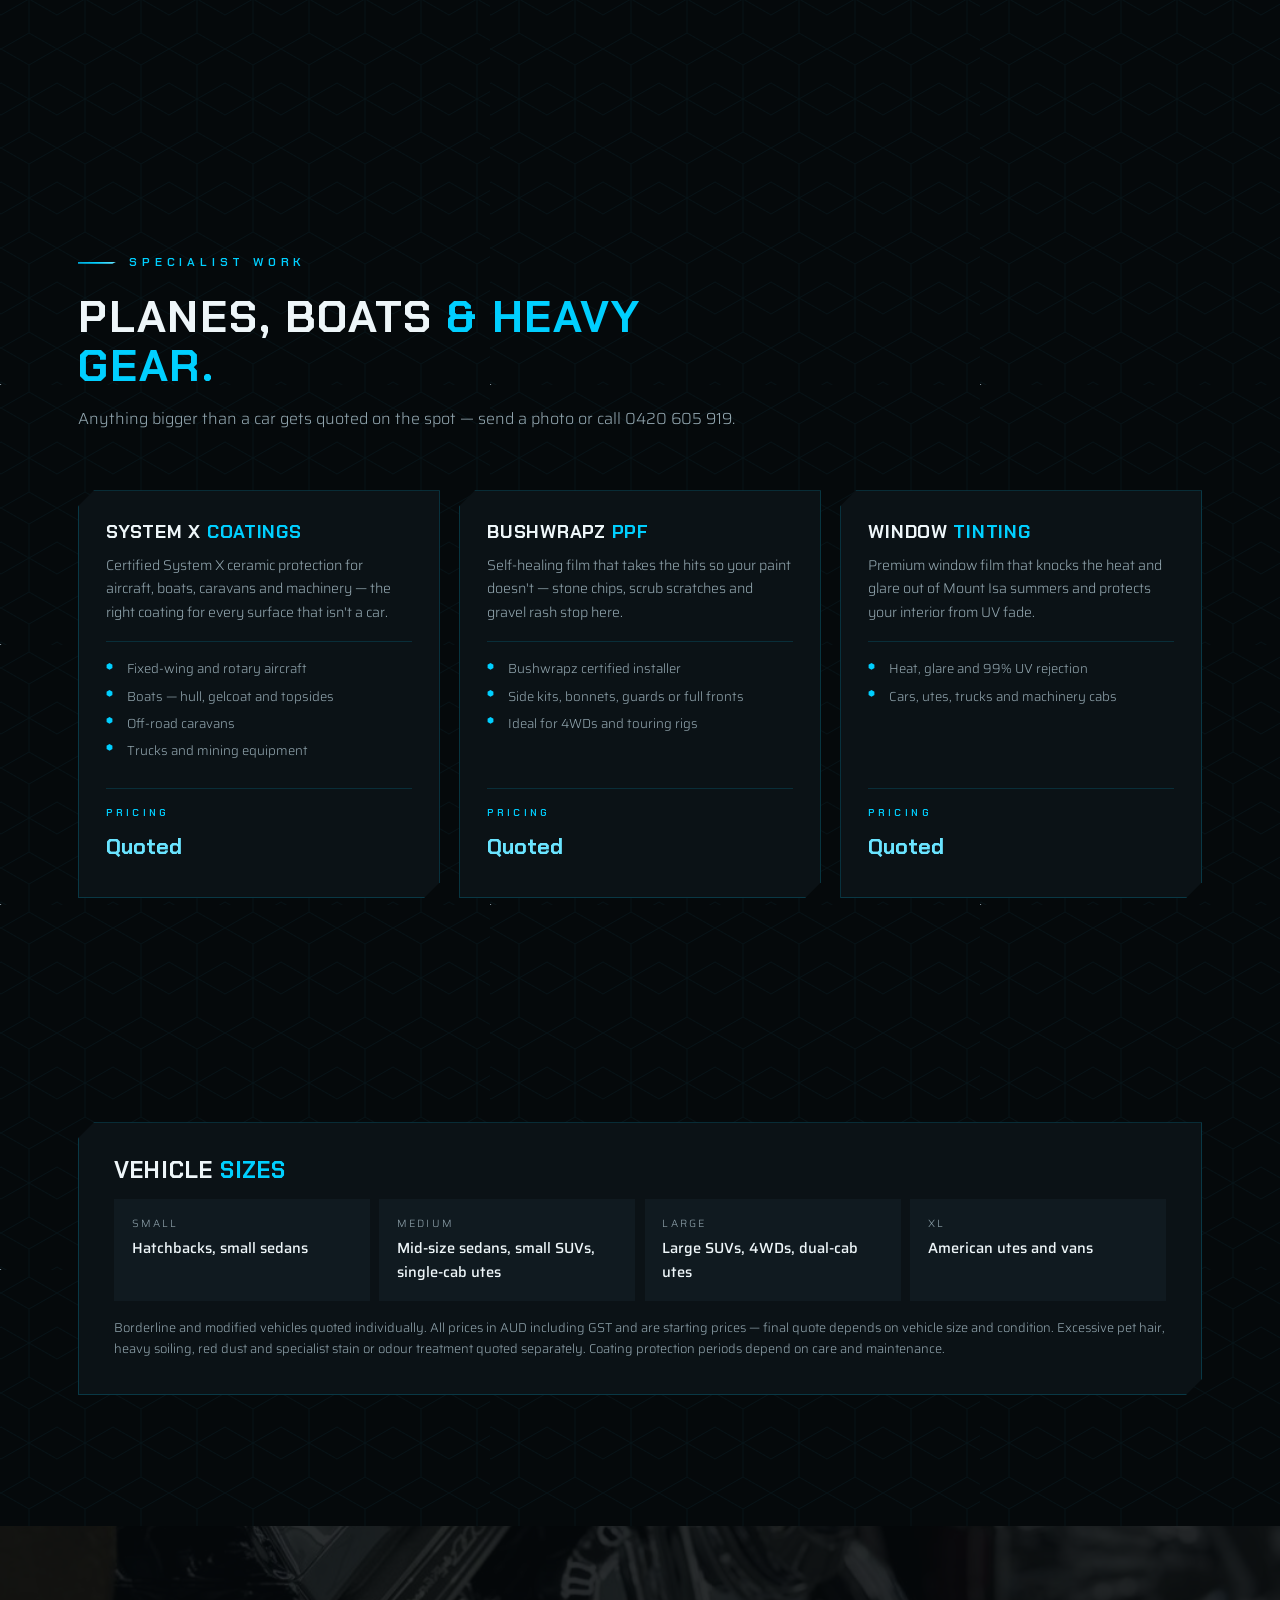
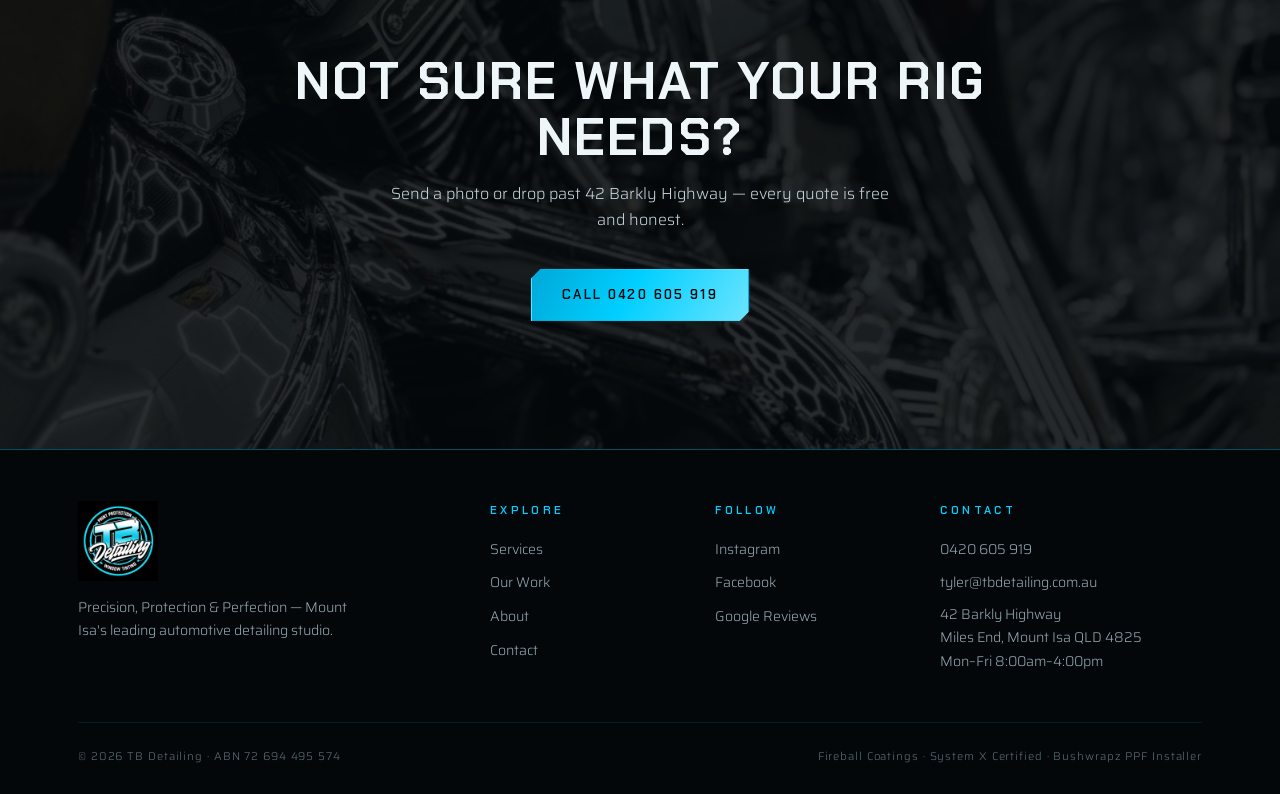
<file: services.html>
<!DOCTYPE html>
<html lang="en-AU">
<head>
<meta charset="UTF-8">
<meta name="viewport" content="width=device-width, initial-scale=1.0">
<title>Services &amp; Pricing — TB Detailing | Detailing, Ceramic Coating &amp; Maintenance Mount Isa</title>
<meta name="description" content="Detailing packages, Fireball ceramic and graphene coatings, maintenance plans, plus System X coatings for aircraft, boats and machinery in Mount Isa. Full pricing by vehicle size.">
<link rel="icon" type="image/png" href="images/logo.png">
<link rel="preconnect" href="https://fonts.googleapis.com">
<link rel="preconnect" href="https://fonts.gstatic.com" crossorigin>
<link href="https://fonts.googleapis.com/css2?family=Chakra+Petch:wght@600;700&family=Saira:wght@300;400;500&display=swap" rel="stylesheet">
<link rel="stylesheet" href="css/style.css">
</head>
<body>

<header class="site-header">
  <div class="header-inner">
    <a class="brand" href="index.html">
      <img src="images/logo.png" alt="TB Detailing logo">
      <span class="brand-name">TB Detailing<small>Mount Isa QLD</small></span>
    </a>
    <nav class="nav">
      <a href="index.html">Home</a>
      <a href="services.html" class="active">Services</a>
      <a href="work.html">Our Work</a>
      <a href="about.html">About</a>
      <a href="contact.html">Contact</a>
    </nav>
    <a class="btn solid" href="tel:+61420605919">Call 0420 605 919</a>
    <button class="nav-toggle" aria-label="Menu"><span></span><span></span><span></span></button>
  </div>
</header>

<section class="page-hero has-bg">
  <div class="bg"><img src="images/mustang-grey-hex.jpg" alt="Grey Mustang GT under hexagonal studio lights at TB Detailing"></div>
  <div class="wrap">
    <p class="kicker">Our Services</p>
    <h1>Superior protection. <span class="cyan">Unbeatable shine.</span></h1>
    <p>Detailing, Fireball paint protection and maintenance plans — every package and price on one page. Planes, boats and heavy gear quoted on the spot. Call or text 0420 605 919, Mon–Fri 8am–4pm.</p>
  </div>
</section>

<nav class="pkg-jump" aria-label="Jump to a service">
  <div class="wrap">
    <a href="#detailing">Detailing</a>
    <a href="#protection">Paint Protection</a>
    <a href="#maintenance">Maintenance Plans</a>
    <a href="#extras">Add-ons</a>
    <a href="#specialist">Planes, Boats &amp; More</a>
    <a href="#sizes">Vehicle Sizes</a>
  </div>
</nav>

<section class="section" id="detailing">
  <div class="wrap">
    <div class="section-head reveal">
      <p class="kicker">Detailing Packages</p>
      <h2>Three levels. <span class="cyan">One standard.</span></h2>
      <p>Pick the clean that suits your vehicle — plus a dedicated interior detail. Prices are from, by vehicle size.</p>
    </div>
    <div class="packages-grid two">

      <div class="package-card reveal">
        <h3>Refresh <span>Detail</span></h3>
        <p class="pkg-desc">Everyday clean, inside and out.</p>
        <ul>
          <li>Exterior hand wash and dry</li>
          <li>Tyres dressed</li>
          <li>Interior trims wiped, vents dusted</li>
          <li>Wheel faces and guards cleaned</li>
          <li>Basic vacuum and mats cleaned</li>
          <li>Glass cleaned inside and out</li>
        </ul>
        <div class="pkg-price"><span class="from">From</span>
          <div class="pkg-tiers">
            <div><span>Small</span><strong>$270</strong></div>
            <div><span>Medium</span><strong>$340</strong></div>
            <div><span>Large</span><strong>$410</strong></div>
            <div><span>XL</span><strong>$470</strong></div>
          </div>
        </div>
      </div>

      <div class="package-card featured reveal">
        <span class="pkg-tag">Most Popular</span>
        <h3>Signature <span>Detail</span></h3>
        <p class="pkg-desc">Our thorough inside-and-out detail.</p>
        <ul>
          <li>Everything in Refresh</li>
          <li>Leather, trims and vents deep cleaned</li>
          <li>Wheels, tyres and arches detailed</li>
          <li>Roof lining spot cleaned where suitable</li>
          <li>Detailed vacuum and mats cleaned</li>
          <li>Interior UV dressing</li>
          <li>Door jambs, bug and tar removal</li>
          <li>Glass cleaned, spray sealant applied</li>
        </ul>
        <div class="pkg-price"><span class="from">From</span>
          <div class="pkg-tiers">
            <div><span>Small</span><strong>$420</strong></div>
            <div><span>Medium</span><strong>$550</strong></div>
            <div><span>Large</span><strong>$690</strong></div>
            <div><span>XL</span><strong>$790</strong></div>
          </div>
        </div>
      </div>

      <div class="package-card featured reveal">
        <span class="pkg-tag">The Full Treatment</span>
        <h3>Showroom <span>Detail</span></h3>
        <p class="pkg-desc">Signature plus a machine polish for gloss and a protective finish — everything in one booking.</p>
        <ul>
          <li>Everything in Signature</li>
          <li>Light machine polish for gloss</li>
          <li>Wax or sealant to finish</li>
          <li>Interior deodorised</li>
          <li>Door jambs and glass finished</li>
        </ul>
        <div class="pkg-price"><span class="from">From</span>
          <div class="pkg-tiers">
            <div><span>Small</span><strong>$750</strong></div>
            <div><span>Medium</span><strong>$900</strong></div>
            <div><span>Large</span><strong>$1,050</strong></div>
            <div><span>XL</span><strong>$1,200</strong></div>
          </div>
        </div>
      </div>

      <div class="package-card reveal">
        <h3>Interior <span>Detail</span></h3>
        <p class="pkg-desc">A deep clean for the inside of your vehicle, leaving the cabin fresh, spotless and protected.</p>
        <ul>
          <li>Detailed vacuum and air blow-out</li>
          <li>Leather, trims and vents deep cleaned</li>
          <li>Interior UV dressing</li>
          <li>Interior glass cleaned</li>
          <li>Door jambs cleaned</li>
          <li>Interior deodorised</li>
        </ul>
        <div class="pkg-price"><span class="from">From</span>
          <div class="pkg-tiers">
            <div><span>Small</span><strong>$295</strong></div>
            <div><span>Medium</span><strong>$360</strong></div>
            <div><span>Large</span><strong>$430</strong></div>
            <div><span>XL</span><strong>$495</strong></div>
          </div>
        </div>
      </div>

    </div>
  </div>
</section>

<section class="section hex-bg" id="protection">
  <div class="wrap">
    <div class="section-head reveal">
      <p class="kicker">Fireball Paint Protection</p>
      <h2>Built for <span class="cyan">the outback.</span></h2>
      <p>Heat, UV and red dust are hard on paint. A professional Fireball coating gives it a tough, glossy layer that's easier to keep clean. Choose your level of protection below.</p>
    </div>

    <div class="price-block reveal">
      <h3>Gloss Enhancement <span>&amp; Protection</span></h3>
      <p class="pb-desc">Exterior wash and decontamination · light machine gloss enhancement · your choice of protection.</p>
      <table class="price-table">
        <thead><tr><th scope="col"><span class="sr-only">Protection</span></th><th scope="col">Small</th><th scope="col">Medium</th><th scope="col">Large</th></tr></thead>
        <tbody>
          <tr><th scope="row">Wax / Sealant<small>3–6 months protection</small></th><td>$380</td><td>$490</td><td>$600</td></tr>
          <tr><th scope="row">Fireball Flash<small>1 year protection</small></th><td>$600</td><td>$710</td><td>$820</td></tr>
          <tr><th scope="row">Fireball Shooter<small>2 years protection</small></th><td>$720</td><td>$830</td><td>$940</td></tr>
        </tbody>
      </table>
    </div>

    <div class="price-block featured reveal">
      <span class="pkg-tag">Long-Term Protection</span>
      <h3>Paint Correction <span>&amp; Ceramic</span></h3>
      <p class="pb-desc">Full decontamination wash · single-stage paint correction · Fireball paint coating · aftercare guide.</p>
      <table class="price-table">
        <thead><tr><th scope="col"><span class="sr-only">Coating</span></th><th scope="col">Small</th><th scope="col">Medium</th><th scope="col">Large</th></tr></thead>
        <tbody>
          <tr><th scope="row">Fireball Wizard<small>5 year ceramic coating</small></th><td>$1,250</td><td>$1,400</td><td>$1,550</td></tr>
          <tr><th scope="row">Fireball FX88<small>7 year graphene coating</small></th><td>$1,500</td><td>$1,700</td><td>$1,900</td></tr>
          <tr><th scope="row">Fireball Eternity<small>10 year graphene coating</small></th><td>$1,800</td><td>$2,000</td><td>$2,200</td></tr>
        </tbody>
      </table>
      <p class="pb-note">Multi-stage correction upgrade from $400, subject to inspection.</p>
    </div>

    <div class="price-block reveal">
      <h3>Complete New Car <span>Protection</span></h3>
      <p class="pb-desc">Paint coating · interior protection · exterior glass coating · wheel-face coating · light paint refinement where required · aftercare guide.</p>
      <table class="price-table">
        <thead><tr><th scope="col"><span class="sr-only">Coating</span></th><th scope="col">Small</th><th scope="col">Medium</th><th scope="col">Large</th></tr></thead>
        <tbody>
          <tr><th scope="row">Fireball Wizard<small>5 year ceramic coating</small></th><td>$1,800</td><td>$1,950</td><td>$2,100</td></tr>
          <tr><th scope="row">Fireball FX88<small>7 year graphene coating</small></th><td>$2,050</td><td>$2,250</td><td>$2,450</td></tr>
          <tr><th scope="row">Fireball Eternity<small>10 year graphene coating</small></th><td>$2,350</td><td>$2,550</td><td>$2,750</td></tr>
        </tbody>
      </table>
    </div>

    <div class="price-block reveal">
      <h3>Protection <span>Upgrades</span></h3>
      <div class="extras-grid">
        <div><span>Interior protection</span><strong>from $420</strong></div>
        <div><span>Windscreen coating</span><strong>from $180</strong></div>
        <div><span>Wheel faces</span><strong>from $200</strong></div>
        <div><span>Coating maintenance wash</span><strong>$120</strong></div>
      </div>
      <p class="pb-note">Wheels-off protection quoted individually. XL vehicles (American utes and vans) quoted on inspection.</p>
    </div>
  </div>
</section>

<section class="section" id="maintenance">
  <div class="wrap">
    <div class="section-head reveal">
      <p class="kicker">Maintenance Plans</p>
      <h2>Keep it clean <span class="cyan">all year.</span></h2>
      <p>Book a one-off visit or lock in a monthly slot and save. Plans are for vehicles in good condition and billed per visit.</p>
    </div>

    <div class="price-block reveal">
      <h3>Maintenance <span>Wash</span></h3>
      <p class="pb-desc">Hand wash, wheels and tyres, glass cleaned and a spray sealant top-up. About 45–75 minutes.</p>
      <table class="price-table four">
        <thead><tr><th scope="col"><span class="sr-only">Option</span></th><th scope="col">Small</th><th scope="col">Medium</th><th scope="col">Large</th><th scope="col">XL</th></tr></thead>
        <tbody>
          <tr><th scope="row">Single visit</th><td>$95</td><td>$115</td><td>$135</td><td>$155</td></tr>
          <tr class="hl"><th scope="row">Monthly plan</th><td>$85</td><td>$105</td><td>$120</td><td>$140</td></tr>
        </tbody>
      </table>
    </div>

    <div class="price-block reveal">
      <h3>Maintenance <span>Plus</span></h3>
      <p class="pb-desc">A clean inside and out, ideal for fleet vehicles or anyone who wants to keep their vehicle fresh every few weeks. About 1.5–2 hours.</p>
      <ul class="pb-list">
        <li>Basic vacuum of floors and seats</li>
        <li>Interior trims and plastics wiped over</li>
        <li>Fresh fragrance</li>
        <li>Exterior hand washed and dried</li>
        <li>Vents cleaned out</li>
        <li>Glass cleaned inside and out</li>
        <li>Wheel faces and guards cleaned</li>
        <li>One-month protective sealant</li>
      </ul>
      <table class="price-table four">
        <thead><tr><th scope="col"><span class="sr-only">Option</span></th><th scope="col">Small</th><th scope="col">Medium</th><th scope="col">Large</th><th scope="col">XL</th></tr></thead>
        <tbody>
          <tr><th scope="row">Single visit</th><td>$170</td><td>$200</td><td>$240</td><td>$280</td></tr>
          <tr class="hl"><th scope="row">Monthly plan</th><td>$155</td><td>$180</td><td>$215</td><td>$250</td></tr>
        </tbody>
      </table>
    </div>

    <div class="price-block reveal">
      <h3>Fleet <span>Rates</span></h3>
      <div class="extras-grid fleet">
        <div><span>5–9 vehicles</span><strong>10% off</strong></div>
        <div><span>10+ vehicles</span><strong>15% off</strong></div>
      </div>
      <p class="pb-note">Ideal for mining, trades and company utes. Recurring slots, one invoice.</p>
    </div>
  </div>
</section>

<section class="section hex-bg" id="extras">
  <div class="wrap">
    <div class="section-head reveal">
      <p class="kicker">Add-ons &amp; Extras</p>
      <h2>Add to <span class="cyan">any booking.</span></h2>
    </div>
    <div class="price-block reveal">
      <div class="extras-grid">
        <div><span>Shampoo extraction</span><strong>from $200</strong><em>Seats $40 each</em></div>
        <div><span>Exterior wash &amp; seal</span><strong>from $140</strong></div>
        <div><span>Exterior plastics restored</span><strong>from $80</strong></div>
        <div><span>Pet hair removal</span><strong>from $50</strong></div>
        <div><span>Coating maintenance wash</span><strong>$120</strong></div>
        <div><span>Multi-stage paint correction</span><strong>from $400</strong></div>
      </div>
    </div>
  </div>
</section>

<section class="section" id="specialist">
  <div class="wrap">
    <div class="section-head reveal">
      <p class="kicker">Specialist Work</p>
      <h2>Planes, boats <span class="cyan">&amp; heavy gear.</span></h2>
      <p>Anything bigger than a car gets quoted on the spot — send a photo or call 0420 605 919.</p>
    </div>
    <div class="packages-grid">
      <div class="package-card reveal">
        <h3>System X <span>Coatings</span></h3>
        <p class="pkg-desc">Certified System X ceramic protection for aircraft, boats, caravans and machinery — the right coating for every surface that isn't a car.</p>
        <ul>
          <li>Fixed-wing and rotary aircraft</li>
          <li>Boats — hull, gelcoat and topsides</li>
          <li>Off-road caravans</li>
          <li>Trucks and mining equipment</li>
        </ul>
        <div class="pkg-price"><span class="from">Pricing</span><div class="pkg-tiers"><div><strong>Quoted</strong></div></div></div>
      </div>
      <div class="package-card reveal">
        <h3>Bushwrapz <span>PPF</span></h3>
        <p class="pkg-desc">Self-healing film that takes the hits so your paint doesn't — stone chips, scrub scratches and gravel rash stop here.</p>
        <ul>
          <li>Bushwrapz certified installer</li>
          <li>Side kits, bonnets, guards or full fronts</li>
          <li>Ideal for 4WDs and touring rigs</li>
        </ul>
        <div class="pkg-price"><span class="from">Pricing</span><div class="pkg-tiers"><div><strong>Quoted</strong></div></div></div>
      </div>
      <div class="package-card reveal">
        <h3>Window <span>Tinting</span></h3>
        <p class="pkg-desc">Premium window film that knocks the heat and glare out of Mount Isa summers and protects your interior from UV fade.</p>
        <ul>
          <li>Heat, glare and 99% UV rejection</li>
          <li>Cars, utes, trucks and machinery cabs</li>
        </ul>
        <div class="pkg-price"><span class="from">Pricing</span><div class="pkg-tiers"><div><strong>Quoted</strong></div></div></div>
      </div>
    </div>
  </div>
</section>

<section class="section hex-bg" id="sizes">
  <div class="wrap">
    <div class="price-block reveal">
      <h3>Vehicle <span>Sizes</span></h3>
      <div class="extras-grid sizes">
        <div><span>Small</span><strong>Hatchbacks, small sedans</strong></div>
        <div><span>Medium</span><strong>Mid-size sedans, small SUVs, single-cab utes</strong></div>
        <div><span>Large</span><strong>Large SUVs, 4WDs, dual-cab utes</strong></div>
        <div><span>XL</span><strong>American utes and vans</strong></div>
      </div>
      <p class="pb-note">Borderline and modified vehicles quoted individually. All prices in AUD including GST and are starting prices — final quote depends on vehicle size and condition. Excessive pet hair, heavy soiling, red dust and specialist stain or odour treatment quoted separately. Coating protection periods depend on care and maintenance.</p>
    </div>
  </div>
</section>

<section class="cta-band">
  <div class="bg"><img src="images/harley-engine.jpg" alt="" loading="lazy"></div>
  <div class="reveal">
    <h2>Not sure what your rig needs?</h2>
    <p>Send a photo or drop past 42 Barkly Highway — every quote is free and honest.</p>
    <a class="btn solid" href="tel:+61420605919">Call 0420 605 919</a>
  </div>
</section>

<footer class="site-footer">
  <div class="wrap">
    <div class="footer-grid">
      <div class="footer-brand">
        <img src="images/logo.png" alt="TB Detailing logo">
        <p>Precision, Protection &amp; Perfection — Mount Isa's leading automotive detailing studio.</p>
      </div>
      <div>
        <h4>Explore</h4>
        <ul>
          <li><a href="services.html">Services</a></li>
          <li><a href="work.html">Our Work</a></li>
          <li><a href="about.html">About</a></li>
          <li><a href="contact.html">Contact</a></li>
        </ul>
      </div>
      <div>
        <h4>Follow</h4>
        <ul>
          <li><a href="https://www.instagram.com/tb.detailing/" target="_blank" rel="noopener">Instagram</a></li>
          <li><a href="https://www.facebook.com/TBDetailing0/" target="_blank" rel="noopener">Facebook</a></li>
          <li><a href="https://www.google.com/search?q=TB+Detailing+Mount+Isa+reviews" target="_blank" rel="noopener">Google Reviews</a></li>
        </ul>
      </div>
      <div>
        <h4>Contact</h4>
        <ul>
          <li><a href="tel:+61420605919">0420 605 919</a></li>
          <li><a href="mailto:tyler@tbdetailing.com.au">tyler@tbdetailing.com.au</a></li>
          <li><p>42 Barkly Highway<br>Miles End, Mount Isa QLD 4825<br>Mon–Fri 8:00am–4:00pm</p></li>
        </ul>
      </div>
    </div>
    <div class="footer-legal">
      <span>© 2026 TB Detailing · ABN 72 694 495 574</span>
      <span>Fireball Coatings · System X Certified · Bushwrapz PPF Installer</span>
    </div>
  </div>
</footer>

<a class="call-fab" href="tel:+61420605919">✆ Call Tyler</a>
<script src="js/main.js"></script>
</body>
</html>
</file>
<file: css/style.css>
/* ============================================================
   TB DETAILING — Mount Isa QLD
   Jet black / electric cyan / white · hex motif
   Type: Chakra Petch (display) + Saira (body)
   ============================================================ */

:root {
  --ink: #05090b;
  --panel: #0b1216;
  --panel-2: #101a20;
  --cyan: #00cfff;
  --cyan-hi: #6ae4ff;
  --cyan-dim: rgba(0, 207, 255, 0.35);
  --white: #eef6f9;
  --grey: #93a7b0;
  --cyan-grad: linear-gradient(120deg, #00a8d8, #00cfff 45%, #6ae4ff);
  --display: "Chakra Petch", "Arial Narrow", sans-serif;
  --body: "Saira", "Avenir Next", sans-serif;
  --pad: clamp(1.25rem, 4vw, 3rem);
  --maxw: 1220px;
}

* { margin: 0; padding: 0; box-sizing: border-box; }
html { scroll-behavior: smooth; }

body {
  font-family: var(--body); font-weight: 300;
  background: var(--ink); color: var(--grey);
  line-height: 1.65; -webkit-font-smoothing: antialiased;
}

img, video { max-width: 100%; display: block; }
a { color: inherit; text-decoration: none; }
ul { list-style: none; }

h1, h2, h3 {
  font-family: var(--display); font-weight: 700;
  text-transform: uppercase; letter-spacing: 0.04em;
  line-height: 1.08; color: var(--white);
}
.cyan { color: var(--cyan); }

.wrap { max-width: var(--maxw); margin: 0 auto; padding-left: var(--pad); padding-right: var(--pad); }

.kicker {
  display: flex; align-items: center; gap: 0.8rem;
  font-family: var(--display); font-size: 0.75rem; font-weight: 600;
  letter-spacing: 0.4em; text-transform: uppercase; color: var(--cyan);
  margin-bottom: 1.3rem;
}
.kicker::before { content: ""; width: 2.4rem; height: 2px; background: var(--cyan-grad); clip-path: polygon(0 0, 100% 0, calc(100% - 4px) 100%, 0 100%); }

/* cube pattern texture — applied to every section below the hero */
.section, .reviews-band, .trust-bar {
  background-image: url("../images/pattern.png");
  background-size: 490px auto;
}
.hex-bg { position: relative; }
.hex-bg > * { position: relative; }

/* ============ HEADER ============ */
.site-header { position: fixed; inset: 0 0 auto 0; z-index: 100; transition: background 0.35s, box-shadow 0.35s; }
.site-header.scrolled { background: rgba(5, 9, 11, 0.92); backdrop-filter: blur(12px); box-shadow: 0 1px 0 var(--cyan-dim); }
.header-inner {
  max-width: var(--maxw); margin: 0 auto; padding: 0.8rem var(--pad);
  display: flex; align-items: center; justify-content: space-between; gap: 1rem;
}
.brand { display: flex; align-items: center; gap: 0.75rem; }
.brand img { width: 56px; height: 56px; }
.brand-name { font-family: var(--display); font-weight: 700; font-size: 1.05rem; letter-spacing: 0.14em; text-transform: uppercase; color: var(--white); }
.brand-name small { display: block; font-size: 0.56rem; letter-spacing: 0.42em; color: var(--cyan); font-weight: 600; }

.nav { display: flex; align-items: center; gap: 2rem; }
.nav a {
  font-family: var(--display); font-size: 0.78rem; font-weight: 600;
  letter-spacing: 0.22em; text-transform: uppercase; color: var(--grey);
  padding: 0.35rem 0; position: relative; transition: color 0.3s;
}
.nav a::after {
  content: ""; position: absolute; left: 0; bottom: 0; height: 2px; width: 100%;
  background: var(--cyan-grad); transform: scaleX(0); transform-origin: right; transition: transform 0.3s;
}
.nav a:hover, .nav a.active { color: var(--white); }
.nav a:hover::after, .nav a.active::after { transform: scaleX(1); transform-origin: left; }

.btn {
  display: inline-flex; align-items: center; justify-content: center; gap: 0.55rem;
  font-family: var(--display); font-weight: 600; font-size: 0.82rem;
  letter-spacing: 0.18em; text-transform: uppercase;
  padding: 0.9rem 1.9rem; border: 1px solid var(--cyan); color: var(--cyan-hi);
  background: transparent; cursor: pointer; position: relative; overflow: hidden;
  clip-path: polygon(10px 0, 100% 0, 100% calc(100% - 10px), calc(100% - 10px) 100%, 0 100%, 0 10px);
  transition: color 0.3s;
}
.btn::before { content: ""; position: absolute; inset: 0; background: var(--cyan-grad); transform: translateY(101%); transition: transform 0.3s; z-index: -1; }
.btn:hover { color: var(--ink); }
.btn:hover::before { transform: translateY(0); }
.btn.solid { background: var(--cyan-grad); color: var(--ink); border-color: transparent; box-shadow: 0 0 26px rgba(0, 207, 255, 0.35); }
.btn.solid:hover { box-shadow: 0 0 40px rgba(0, 207, 255, 0.55); }

.nav-toggle { display: none; background: none; border: none; cursor: pointer; padding: 0.5rem; }
.nav-toggle span { display: block; width: 26px; height: 2px; background: var(--cyan); margin: 6px 0; }

/* ============ HERO ============ */
.hero { min-height: 100svh; position: relative; display: flex; align-items: flex-end; isolation: isolate; overflow: hidden; }
.hero-bg { position: absolute; inset: 0; z-index: -2; }
.hero-bg img { width: 100%; height: 100%; object-fit: cover; animation: heroZoom 12s ease-out forwards; }
@keyframes heroZoom { from { transform: scale(1.07); } to { transform: scale(1); } }
.hero::after {
  content: ""; position: absolute; inset: 0; z-index: -1;
  background: linear-gradient(to top, rgba(5,9,11,0.97) 10%, rgba(5,9,11,0.45) 55%, rgba(5,9,11,0.65) 100%);
}
.hero-inner { width: 100%; max-width: var(--maxw); margin: 0 auto; padding: 0 var(--pad) clamp(3rem, 9vh, 6rem); }
.hero h1 { font-size: clamp(2.4rem, 6.5vw, 4.8rem); max-width: 18ch; text-shadow: 0 4px 30px rgba(0,0,0,0.6); }
.hero .lede { max-width: 50ch; margin: 1.4rem 0 2.2rem; font-size: clamp(1rem, 1.4vw, 1.15rem); color: #c3d4db; }
.hero-ctas { display: flex; flex-wrap: wrap; gap: 1rem; align-items: center; }
.hero-phone { font-family: var(--display); font-weight: 700; font-size: clamp(1.2rem, 2.4vw, 1.6rem); color: var(--white); letter-spacing: 0.08em; }
.hero-phone span { color: var(--cyan); }
.hero-reveal > * { opacity: 0; transform: translateY(24px); animation: rise 0.85s cubic-bezier(0.2, 0.7, 0.2, 1) forwards; }
.hero-reveal > *:nth-child(1) { animation-delay: 0.1s; }
.hero-reveal > *:nth-child(2) { animation-delay: 0.25s; }
.hero-reveal > *:nth-child(3) { animation-delay: 0.4s; }
.hero-reveal > *:nth-child(4) { animation-delay: 0.55s; }
@keyframes rise { to { opacity: 1; transform: none; } }

/* ============ TRUST BAR ============ */
.trust-bar { border-block: 1px solid var(--cyan-dim); background: var(--panel); }
.trust-inner { max-width: var(--maxw); margin: 0 auto; padding: 0 var(--pad); display: grid; grid-template-columns: repeat(4, 1fr); }
.trust-item { padding: 1.5rem 1rem; text-align: center; border-left: 1px solid rgba(0, 207, 255, 0.15); }
.trust-item:first-child { border-left: none; }
.trust-item strong { display: block; font-family: var(--display); font-weight: 700; font-size: 1.15rem; color: var(--cyan-hi); text-transform: uppercase; letter-spacing: 0.06em; }
.trust-item span { font-size: 0.66rem; letter-spacing: 0.3em; text-transform: uppercase; color: var(--grey); }

/* ============ SECTIONS ============ */
.section { padding: clamp(4rem, 9vw, 7rem) 0; }
.section-head { max-width: 44rem; margin-bottom: clamp(2.2rem, 5vw, 3.6rem); }
.section-head h2 { font-size: clamp(1.8rem, 4vw, 2.8rem); }
.section-head p { margin-top: 1rem; }

/* ============ SERVICE TILES ============ */
.services-grid { display: grid; grid-template-columns: repeat(3, 1fr); gap: 1.2rem; }
.service-card {
  background: var(--panel); border: 1px solid rgba(0, 207, 255, 0.18);
  padding: 2.2rem 1.9rem; position: relative; overflow: hidden;
  clip-path: polygon(18px 0, 100% 0, 100% calc(100% - 18px), calc(100% - 18px) 100%, 0 100%, 0 18px);
  transition: border-color 0.35s, transform 0.35s;
}
.service-card:hover { border-color: var(--cyan); transform: translateY(-5px); }
.service-card .hexnum {
  font-family: var(--display); font-weight: 700; font-size: 0.85rem; color: var(--cyan);
  display: inline-flex; align-items: center; justify-content: center;
  width: 44px; height: 50px; margin-bottom: 1.3rem;
  background: rgba(0, 207, 255, 0.08); border: 1px solid var(--cyan-dim);
  clip-path: polygon(50% 0, 100% 25%, 100% 75%, 50% 100%, 0 75%, 0 25%);
}
.service-card h3 { font-size: 1.12rem; margin-bottom: 0.7rem; }
.service-card p { font-size: 0.92rem; }
.service-card .card-link { display: inline-block; margin-top: 1.2rem; font-family: var(--display); font-size: 0.72rem; font-weight: 600; letter-spacing: 0.26em; text-transform: uppercase; color: var(--cyan); }
.service-card .card-link::after { content: " »"; }

/* ============ WORK STRIP / GALLERY ============ */
.filters { display: flex; flex-wrap: wrap; gap: 0.6rem; margin-bottom: 2.2rem; }
.filters button {
  font-family: var(--display); font-weight: 600; font-size: 0.72rem; letter-spacing: 0.24em; text-transform: uppercase;
  background: none; border: 1px solid rgba(0, 207, 255, 0.3); color: var(--grey);
  padding: 0.6rem 1.3rem; cursor: pointer; transition: 0.3s;
  clip-path: polygon(8px 0, 100% 0, 100% calc(100% - 8px), calc(100% - 8px) 100%, 0 100%, 0 8px);
}
.filters button:hover { color: var(--cyan-hi); border-color: var(--cyan); }
.filters button.active { background: var(--cyan-grad); color: var(--ink); border-color: transparent; }

.gallery { display: grid; grid-template-columns: repeat(3, 1fr); gap: 1.2rem; }
.g-item { position: relative; overflow: hidden; cursor: pointer; aspect-ratio: 4 / 5; background: var(--panel); margin: 0; border: 1px solid rgba(0,207,255,0.12); }
.g-item img { width: 100%; height: 100%; object-fit: cover; transition: transform 0.7s cubic-bezier(0.2, 0.7, 0.2, 1); }
.g-item:hover img { transform: scale(1.05); }
.g-item figcaption {
  position: absolute; inset: auto 0 0 0; padding: 2rem 1.3rem 1.1rem;
  background: linear-gradient(to top, rgba(5,9,11,0.9), transparent);
  font-family: var(--display); font-size: 0.7rem; font-weight: 600; letter-spacing: 0.26em; text-transform: uppercase; color: var(--cyan-hi);
  opacity: 0; transform: translateY(8px); transition: 0.35s;
}
.g-item:hover figcaption { opacity: 1; transform: none; }
.g-item.hidden { display: none; }

.lightbox { position: fixed; inset: 0; z-index: 200; background: rgba(3, 6, 8, 0.95); display: none; align-items: center; justify-content: center; padding: 4vmin; }
.lightbox.open { display: flex; }
.lightbox img { max-width: 92vw; max-height: 88vh; object-fit: contain; border: 1px solid var(--cyan-dim); }
.lightbox .close { position: absolute; top: 1.1rem; right: 1.5rem; background: none; border: none; color: var(--cyan-hi); font-size: 2.2rem; cursor: pointer; font-family: var(--display); }

/* ============ VIDEO SHOWCASE ============ */
.video-section { background: var(--panel); border-block: 1px solid var(--cyan-dim); }
.video-grid { display: grid; grid-template-columns: repeat(3, 1fr); gap: 1.2rem; }
@media (max-width: 960px) and (min-width: 761px) { .video-grid { grid-template-columns: 1fr 1fr; } }
.video-frame { position: relative; border: 1px solid rgba(0, 207, 255, 0.25); background: #000; }
.video-frame::before {
  content: ""; position: absolute; top: -1px; left: -1px; width: 34px; height: 34px; z-index: 2;
  border-top: 2px solid var(--cyan); border-left: 2px solid var(--cyan);
}
.video-frame::after {
  content: ""; position: absolute; bottom: -1px; right: -1px; width: 34px; height: 34px; z-index: 2;
  border-bottom: 2px solid var(--cyan); border-right: 2px solid var(--cyan);
}
.video-frame video { width: 100%; aspect-ratio: 9 / 16; max-height: 78vh; object-fit: cover; }
@media (min-width: 761px) { .video-frame video { aspect-ratio: auto; height: 100%; min-height: 420px; } }

/* ============ REVIEWS MARQUEE ============ */
.reviews-band { overflow: hidden; padding: clamp(3.5rem, 7vw, 5.5rem) 0; border-top: 1px solid var(--cyan-dim); }
.reviews-band .band-head { max-width: var(--maxw); margin: 0 auto 2.4rem; padding: 0 var(--pad); display: flex; flex-wrap: wrap; align-items: baseline; gap: 1rem; justify-content: space-between; }
.reviews-band h2 { font-size: clamp(1.6rem, 3.4vw, 2.4rem); }
.reviews-band .g-link { display: inline-flex; align-items: center; gap: 0.6rem; font-family: var(--display); font-size: 0.74rem; font-weight: 600; letter-spacing: 0.24em; text-transform: uppercase; color: var(--cyan); border-bottom: 1px solid var(--cyan-dim); padding-bottom: 3px; }
.g-logo { flex-shrink: 0; background: #fff; border-radius: 50%; padding: 3px; box-sizing: content-box; }
.marquee { display: flex; gap: 1.2rem; width: max-content; animation: scrollX 45s linear infinite; }
.marquee:hover { animation-play-state: paused; }
@keyframes scrollX { from { transform: translateX(0); } to { transform: translateX(-50%); } }
.review-card {
  width: min(380px, 82vw); flex-shrink: 0;
  background: var(--panel); border: 1px solid rgba(0, 207, 255, 0.2);
  padding: 1.8rem 1.7rem; display: flex; flex-direction: column; gap: 0.8rem;
  clip-path: polygon(14px 0, 100% 0, 100% calc(100% - 14px), calc(100% - 14px) 100%, 0 100%, 0 14px);
}
.review-card .stars { color: var(--cyan); letter-spacing: 0.3em; font-size: 0.9rem; }
.review-card p { font-size: 0.92rem; color: #c3d4db; }
.review-card cite { margin-top: auto; font-style: normal; font-family: var(--display); font-weight: 600; font-size: 0.68rem; letter-spacing: 0.24em; text-transform: uppercase; color: var(--grey); }
@media (prefers-reduced-motion: reduce) { .marquee { animation: none; flex-wrap: wrap; width: auto; padding: 0 var(--pad); } }

/* ============ CTA BAND ============ */
.cta-band { position: relative; isolation: isolate; text-align: center; padding: clamp(5rem, 11vw, 8rem) var(--pad); overflow: hidden; }
.cta-band .bg { position: absolute; inset: 0; z-index: -2; }
.cta-band .bg img { width: 100%; height: 100%; object-fit: cover; }
.cta-band::after { content: ""; position: absolute; inset: 0; z-index: -1; background: rgba(5, 9, 11, 0.85); }
.cta-band h2 { font-size: clamp(1.9rem, 4.4vw, 3.2rem); max-width: 22ch; margin: 0 auto 1rem; }
.cta-band p { max-width: 46ch; margin: 0 auto 2.2rem; color: #c3d4db; }
.cta-band .hero-phone { display: block; margin-top: 1.4rem; }

/* ============ PAGE HERO ============ */
.page-hero { padding: clamp(8.5rem, 17vw, 12rem) 0 clamp(3rem, 6vw, 4.5rem); position: relative; isolation: isolate; overflow: hidden; }
.page-hero .bg { position: absolute; inset: 0; z-index: -2; }
.page-hero .bg img { width: 100%; height: 100%; object-fit: cover; }
.page-hero.has-bg::after { content: ""; position: absolute; inset: 0; z-index: -1; background: linear-gradient(to top, var(--ink) 5%, rgba(5,9,11,0.8)); }
.page-hero h1 { font-size: clamp(2.2rem, 5.5vw, 3.8rem); }
.page-hero p { max-width: 54ch; margin-top: 1.1rem; color: #c3d4db; }

/* ============ SERVICE ROWS ============ */
.service-row { display: grid; grid-template-columns: 1fr 1fr; gap: clamp(2rem, 5vw, 4.5rem); align-items: center; padding: clamp(2.4rem, 5vw, 3.8rem) 0; border-top: 1px solid rgba(0, 207, 255, 0.16); }
.service-rows .service-row:last-child { border-bottom: 1px solid rgba(0, 207, 255, 0.16); }
.service-row img { aspect-ratio: 4 / 3; object-fit: cover; width: 100%; border: 1px solid rgba(0,207,255,0.2); }
.service-row.flip .media { order: 2; }
.service-row h3 { font-size: clamp(1.35rem, 2.4vw, 1.8rem); margin-bottom: 0.8rem; }
.service-row ul { margin-top: 1rem; }
.service-row ul li { padding-left: 1.4rem; position: relative; margin-bottom: 0.4rem; font-size: 0.92rem; }
.service-row ul li::before { content: "⬢"; position: absolute; left: 0; top: 0.1em; color: var(--cyan); font-size: 0.6rem; }

/* ============ PROTECTION PACKAGES ============ */
.packages-grid { display: grid; grid-template-columns: repeat(3, 1fr); gap: 1.2rem; align-items: stretch; }
.package-card {
  background: var(--panel); border: 1px solid rgba(0, 207, 255, 0.2);
  padding: 2rem 1.7rem; display: flex; flex-direction: column;
  clip-path: polygon(16px 0, 100% 0, 100% calc(100% - 16px), calc(100% - 16px) 100%, 0 100%, 0 16px);
  transition: border-color 0.35s, transform 0.35s;
}
.package-card:hover { border-color: var(--cyan); transform: translateY(-5px); }
.package-card h3 { font-size: 1.15rem; }
.package-card h3 span { color: var(--cyan); }
.package-card .pkg-desc { font-size: 0.88rem; margin: 0.7rem 0 1.1rem; }
.package-card ul { border-top: 1px solid rgba(0, 207, 255, 0.15); padding-top: 1rem; margin-bottom: 1.3rem; }
.package-card ul li { padding-left: 1.3rem; position: relative; margin-bottom: 0.35rem; font-size: 0.82rem; color: var(--grey); }
.package-card ul li::before { content: "⬢"; position: absolute; left: 0; top: 0.15em; color: var(--cyan); font-size: 0.5rem; }
.pkg-price { margin-top: auto; border-top: 1px solid rgba(0, 207, 255, 0.15); padding-top: 1rem; }
.pkg-price .from { font-family: var(--display); font-weight: 600; font-size: 0.62rem; letter-spacing: 0.34em; text-transform: uppercase; color: var(--cyan); display: block; margin-bottom: 0.5rem; }
.pkg-tiers { display: flex; flex-wrap: wrap; gap: 0.5rem 1.6rem; }
.pkg-tiers div { display: flex; flex-direction: column; }
.pkg-tiers span { font-size: 0.62rem; letter-spacing: 0.22em; text-transform: uppercase; color: var(--grey); }
.pkg-tiers strong { font-family: var(--display); font-weight: 700; font-size: 1.35rem; color: var(--cyan-hi); }
.package-card.featured { border-color: var(--cyan); box-shadow: 0 0 34px rgba(0, 207, 255, 0.18); }
.package-card.featured .pkg-tag { display: inline-block; align-self: flex-start; font-family: var(--display); font-weight: 700; font-size: 0.6rem; letter-spacing: 0.3em; text-transform: uppercase; color: var(--ink); background: var(--cyan-grad); padding: 0.3rem 0.7rem; margin-bottom: 0.9rem; }
@media (max-width: 960px) { .packages-grid { grid-template-columns: 1fr 1fr; } }
@media (max-width: 640px) { .packages-grid { grid-template-columns: 1fr; } }
.packages-grid.two { grid-template-columns: repeat(2, 1fr); }
@media (max-width: 640px) { .packages-grid.two { grid-template-columns: 1fr; } }

/* ============ PRICE TABLES ============ */
.sr-only { position: absolute; width: 1px; height: 1px; overflow: hidden; clip: rect(0 0 0 0); white-space: nowrap; }
.pkg-jump { position: sticky; top: var(--header-h, 82px); z-index: 20; background: rgba(5, 9, 11, 0.94); backdrop-filter: blur(8px); border-bottom: 1px solid var(--cyan-dim); }
.pkg-jump .wrap { display: flex; gap: 0.4rem; overflow-x: auto; padding-top: 0.7rem; padding-bottom: 0.7rem; scrollbar-width: none; }
.pkg-jump .wrap::-webkit-scrollbar { display: none; }
.pkg-jump a { flex: none; font-family: var(--display); font-weight: 600; font-size: 0.7rem; letter-spacing: 0.18em; text-transform: uppercase; color: var(--grey); padding: 0.5rem 0.9rem; border: 1px solid rgba(0, 207, 255, 0.2); transition: color 0.2s, border-color 0.2s; }
.pkg-jump a:hover { color: var(--cyan); border-color: var(--cyan); }
#detailing, #protection, #maintenance, #extras, #specialist, #sizes { scroll-margin-top: 130px; }
.price-block {
  background: var(--panel); border: 1px solid rgba(0, 207, 255, 0.2);
  padding: clamp(1.5rem, 3.5vw, 2.2rem); margin-bottom: 1.2rem;
  clip-path: polygon(16px 0, 100% 0, 100% calc(100% - 16px), calc(100% - 16px) 100%, 0 100%, 0 16px);
}
.price-block.featured { border-color: var(--cyan); box-shadow: 0 0 34px rgba(0, 207, 255, 0.18); }
.price-block .pkg-tag { display: inline-block; font-family: var(--display); font-weight: 700; font-size: 0.6rem; letter-spacing: 0.3em; text-transform: uppercase; color: var(--ink); background: var(--cyan-grad); padding: 0.3rem 0.7rem; margin-bottom: 0.9rem; }
.price-block h3 { font-size: clamp(1.15rem, 2.4vw, 1.45rem); }
.price-block h3 span { color: var(--cyan); }
.pb-desc { font-size: 0.9rem; margin: 0.6rem 0 1.2rem; }
.pb-note { font-size: 0.8rem; color: var(--grey); margin-top: 1rem; }
.pb-list { columns: 2; column-gap: 2rem; margin-bottom: 1.3rem; }
.pb-list li { padding-left: 1.3rem; position: relative; margin-bottom: 0.35rem; font-size: 0.85rem; color: var(--grey); break-inside: avoid; }
.pb-list li::before { content: "⬢"; position: absolute; left: 0; top: 0.15em; color: var(--cyan); font-size: 0.5rem; }
.price-table { width: 100%; border-collapse: separate; border-spacing: 0 0.4rem; table-layout: fixed; }
.price-table thead th { font-family: var(--display); font-weight: 600; font-size: 0.62rem; letter-spacing: 0.26em; text-transform: uppercase; color: var(--grey); text-align: center; padding: 0 0.3rem 0.2rem; }
.price-table thead th:first-child { width: 40%; }
.price-table tbody th, .price-table td { background: var(--panel-2); padding: 0.85rem 0.5rem; }
.price-table tbody th { text-align: left; font-family: var(--display); font-weight: 700; font-size: 0.98rem; color: var(--white); padding-left: 1rem; }
.price-table tbody th small { display: block; font-family: var(--body); font-weight: 400; font-size: 0.74rem; color: var(--grey); margin-top: 0.15rem; }
.price-table td { text-align: center; font-family: var(--display); font-weight: 700; font-size: clamp(1rem, 2.2vw, 1.35rem); color: var(--cyan-hi); }
.price-table tr.hl th { color: var(--cyan); }
.extras-grid { display: grid; grid-template-columns: repeat(auto-fit, minmax(190px, 1fr)); gap: 0.6rem; margin-top: 1rem; }
.extras-grid div { background: var(--panel-2); padding: 1rem 1.1rem; display: flex; flex-direction: column; gap: 0.2rem; }
.extras-grid span { font-size: 0.66rem; letter-spacing: 0.2em; text-transform: uppercase; color: var(--grey); }
.extras-grid strong { font-family: var(--display); font-weight: 700; font-size: 1.3rem; color: var(--cyan-hi); }
.extras-grid em { font-style: normal; font-size: 0.78rem; color: var(--grey); }
.extras-grid.fleet strong { font-size: clamp(1.8rem, 5vw, 2.6rem); }
.extras-grid.sizes strong { font-family: var(--body); font-weight: 500; font-size: 0.92rem; color: var(--white); }
@media (max-width: 640px) {
  .pb-list { columns: 1; }
  .price-table thead th { font-size: 0.54rem; letter-spacing: 0.12em; padding: 0 0.1rem 0.2rem; }
  .price-table thead th:first-child { width: 34%; }
  .price-table.four thead th:first-child { width: 30%; }
  .price-table tbody th { font-size: 0.8rem; padding: 0.7rem 0.3rem 0.7rem 0.6rem; }
  .price-table tbody th small { font-size: 0.64rem; }
  .price-table td { font-size: 0.9rem; padding: 0.7rem 0.15rem; }
  .price-table.four td { font-size: 0.8rem; }
  .price-block .pkg-tiers { gap: 0.5rem 1.2rem; }
  .extras-grid { grid-template-columns: 1fr 1fr; }
  .extras-grid.sizes { grid-template-columns: 1fr; }
  .extras-grid div { padding: 0.85rem 0.8rem; }
  .extras-grid span { font-size: 0.56rem; letter-spacing: 0.14em; }
  .extras-grid strong { font-size: 1.05rem; }
}

/* ============ FORM ============ */
.split { display: grid; grid-template-columns: 1fr 1fr; gap: clamp(2rem, 5vw, 4.5rem); align-items: start; }
.form-grid { display: grid; grid-template-columns: repeat(2, 1fr); gap: 1.1rem; }
.form-grid .full { grid-column: 1 / -1; }
.field label { display: block; font-family: var(--display); font-weight: 600; font-size: 0.66rem; letter-spacing: 0.28em; text-transform: uppercase; color: var(--cyan); margin-bottom: 0.45rem; }
.field input, .field select, .field textarea {
  width: 100%; background: var(--panel); border: 1px solid rgba(0, 207, 255, 0.25); color: var(--white);
  font-family: var(--body); font-size: 0.95rem; font-weight: 300; padding: 0.85rem 1rem;
  border-radius: 0; -webkit-appearance: none; transition: border-color 0.3s;
}
.field input:focus, .field select:focus, .field textarea:focus { outline: none; border-color: var(--cyan); box-shadow: 0 0 0 1px var(--cyan-dim); }
.field textarea { min-height: 120px; resize: vertical; }
.form-note { font-size: 0.8rem; opacity: 0.7; margin-top: 1rem; }

.contact-info h3 { font-size: 1.05rem; margin: 1.6rem 0 0.35rem; }
.contact-info h3:first-child { margin-top: 0; }
.contact-info a.big { font-family: var(--display); font-weight: 700; font-size: clamp(1.5rem, 3vw, 2rem); color: var(--cyan); display: inline-block; }
.contact-info p { font-size: 0.94rem; }
.map-frame { border: 1px solid rgba(0,207,255,0.25); margin-top: 1.6rem; }
.map-frame iframe { display: block; width: 100%; height: 260px; border: 0; filter: grayscale(1) invert(0.92) hue-rotate(180deg); }

/* ============ FOOTER ============ */
.site-footer { background: #04070a; border-top: 1px solid var(--cyan-dim); padding: 3.2rem 0 1.8rem; }
.footer-grid { display: grid; grid-template-columns: 2fr 1fr 1fr 1.4fr; gap: 2.4rem; margin-bottom: 2.6rem; }
.footer-grid h4 { font-family: var(--display); font-weight: 600; font-size: 0.7rem; letter-spacing: 0.3em; text-transform: uppercase; color: var(--cyan); margin-bottom: 1rem; }
.footer-grid a, .footer-grid p { font-size: 0.88rem; color: var(--grey); }
.footer-grid li { margin-bottom: 0.45rem; }
.footer-grid a:hover { color: var(--cyan-hi); }
.footer-brand img { width: 80px; margin-bottom: 0.9rem; }
.footer-brand p { max-width: 32ch; }
.footer-legal { border-top: 1px solid rgba(0, 207, 255, 0.12); padding-top: 1.5rem; display: flex; flex-wrap: wrap; gap: 1rem; justify-content: space-between; font-size: 0.7rem; letter-spacing: 0.08em; color: #5c6f78; }

/* ============ MOBILE CALL BUTTON ============ */
.call-fab {
  position: fixed; right: 1rem; bottom: 1rem; z-index: 150;
  display: none; align-items: center; gap: 0.55rem;
  background: var(--cyan-grad); color: var(--ink);
  font-family: var(--display); font-weight: 700; font-size: 0.82rem; letter-spacing: 0.1em; text-transform: uppercase;
  padding: 0.9rem 1.4rem; border-radius: 999px; box-shadow: 0 8px 30px rgba(0, 207, 255, 0.4);
}

/* ============ REVEAL ============ */
.reveal { opacity: 0; transform: translateY(26px); transition: opacity 0.75s ease, transform 0.75s cubic-bezier(0.2, 0.7, 0.2, 1); }
.reveal.in { opacity: 1; transform: none; }
@media (prefers-reduced-motion: reduce) {
  .reveal, .hero-reveal > * { opacity: 1; transform: none; transition: none; animation: none; }
  .hero-bg img { animation: none; }
  html { scroll-behavior: auto; }
}

/* ============ RESPONSIVE ============ */
@media (max-width: 960px) {
  .services-grid { grid-template-columns: 1fr 1fr; }
  .gallery { grid-template-columns: 1fr 1fr; }
  .footer-grid { grid-template-columns: 1fr 1fr; }
  .split, .service-row { grid-template-columns: 1fr; }
  .service-row.flip .media { order: 0; }
  .trust-inner { grid-template-columns: 1fr 1fr; }
  .trust-item:nth-child(3) { border-left: none; }
  .trust-item { border-top: 1px solid rgba(0,207,255,0.12); }
  .trust-item:nth-child(-n+2) { border-top: none; }
}
@media (max-width: 760px) {
  .nav { position: fixed; inset: 0; background: rgba(5, 9, 11, 0.98); flex-direction: column; justify-content: center; gap: 1.8rem; transform: translateX(100%); transition: transform 0.35s; }
  .nav.open { transform: none; }
  .nav a { font-size: 1rem; padding: 0.6rem 1rem; }
  .nav-toggle { display: block; position: relative; z-index: 10; }
  .header-inner .btn { display: none; }
  .call-fab { display: inline-flex; }
  .services-grid, .gallery, .form-grid, .video-grid { grid-template-columns: 1fr; }
  .brand img { width: 44px; height: 44px; }
  .hero-ctas { flex-direction: column; align-items: stretch; text-align: center; }
  .hero-ctas .btn { width: 100%; }
  .hero-phone { text-align: center; }
  .hero-inner { padding-bottom: clamp(2.2rem, 7vh, 4rem); }
  .g-item figcaption { opacity: 1; transform: none; }
  .service-card { padding: 1.8rem 1.5rem; }
  .marquee { animation-duration: 32s; }
}
@media (max-width: 480px) {
  .brand-name { font-size: 0.92rem; letter-spacing: 0.08em; }
  .brand-name small { letter-spacing: 0.28em; }
  .trust-item { padding: 1.1rem 0.6rem; }
  .trust-item strong { font-size: 0.98rem; }
  .trust-item span { font-size: 0.58rem; letter-spacing: 0.2em; }
  .footer-grid { grid-template-columns: 1fr; gap: 1.8rem; }
  .footer-legal { flex-direction: column; gap: 0.4rem; text-align: center; }
  .review-card { padding: 1.4rem 1.3rem; }
  .filters { gap: 0.45rem; }
  .filters button { padding: 0.55rem 1rem; font-size: 0.66rem; letter-spacing: 0.16em; }
  .package-card { padding: 1.6rem 1.4rem; }
  .cta-band h2 { font-size: clamp(1.5rem, 6.5vw, 2rem); }
  .cta-band .btn { width: 100%; }
  .lightbox .close { top: 0.6rem; right: 0.9rem; padding: 0.5rem; }
}
</file>
